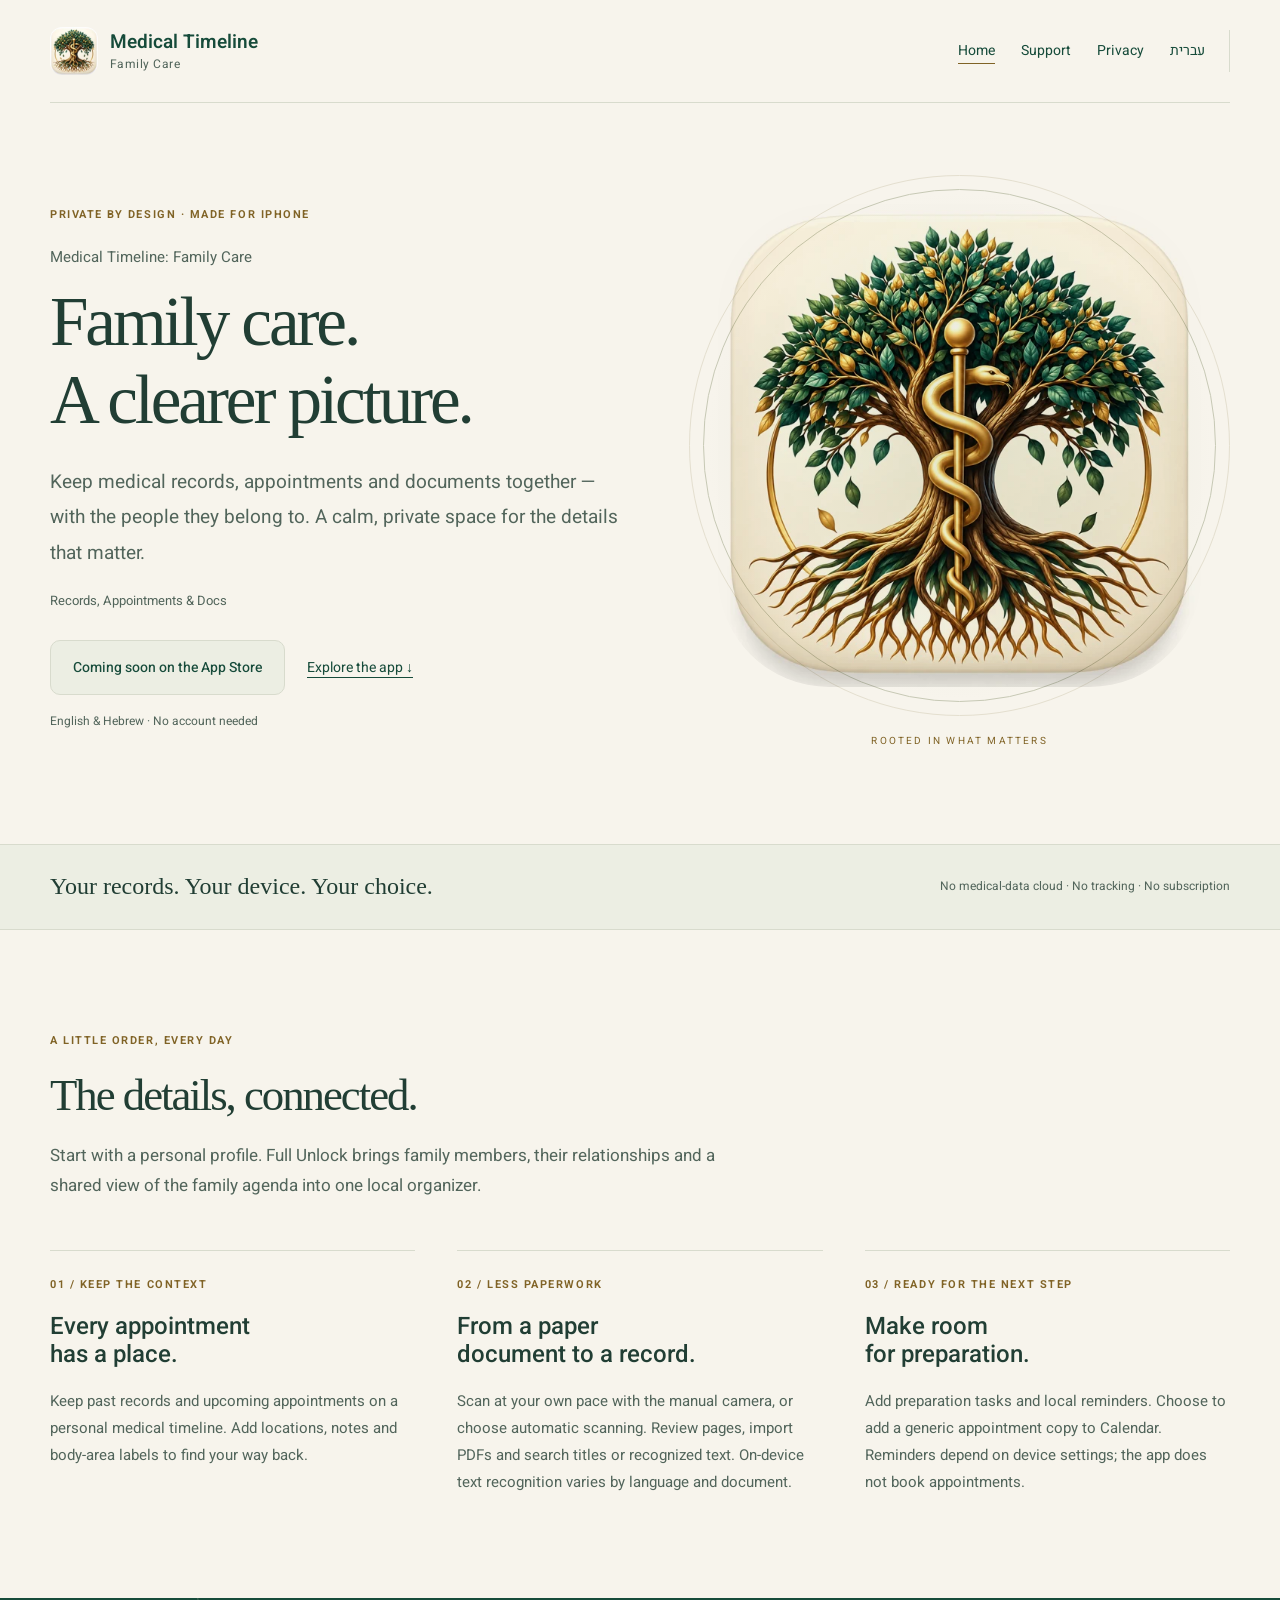
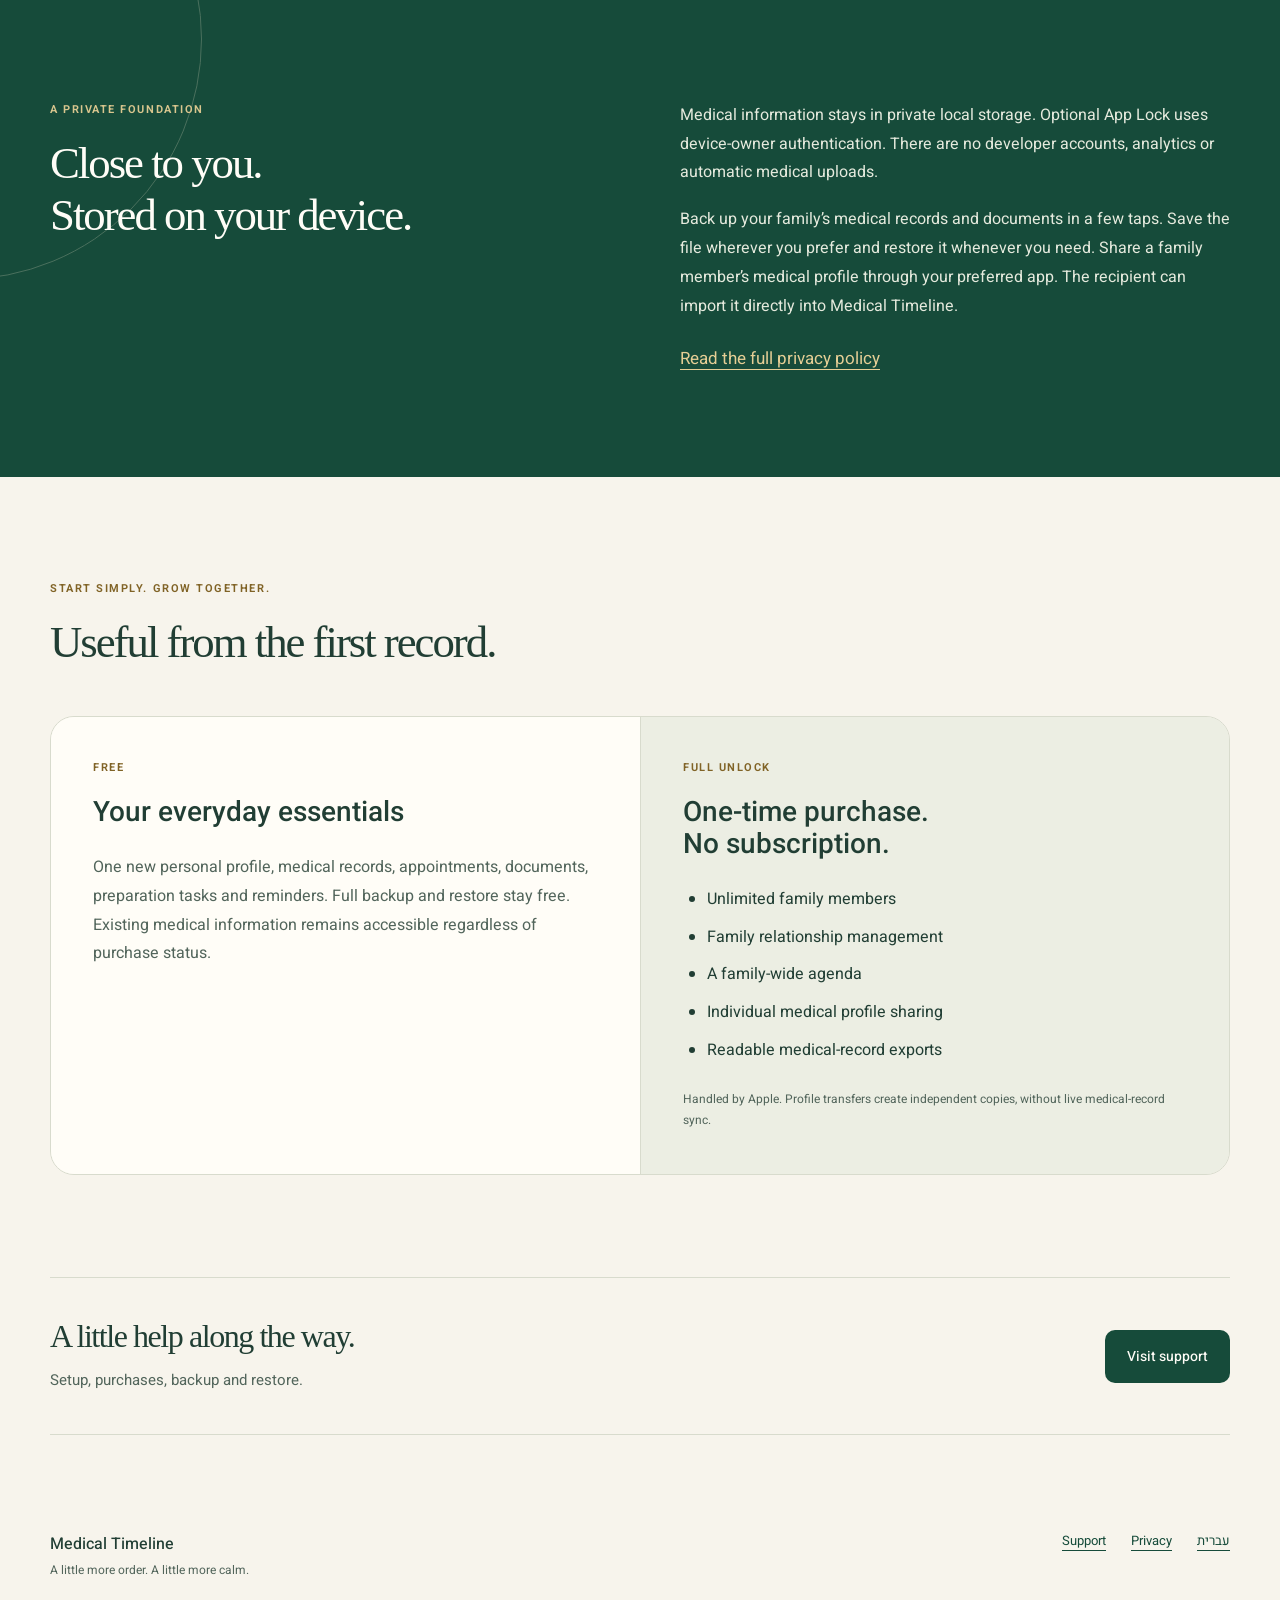
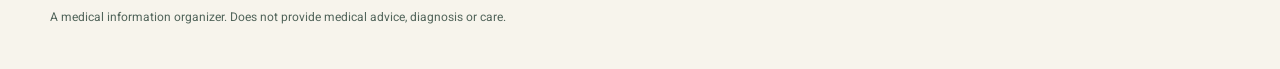
<file: index.html>
<!doctype html>
<html lang="en" dir="ltr">
<head>
<meta charset="utf-8">
<meta name="viewport" content="width=device-width, initial-scale=1">
<title>Medical Timeline: Family Care — Records, Appointments &amp; Docs</title>
<meta name="description" content="A private, local-first iPhone organizer for medical records, appointments and documents. English and Hebrew. Optional one-time Full Unlock.">
<meta name="theme-color" content="#f7f4ec">

<link rel="canonical" href="https://staroldur.github.io/medical-timeline-site/index.html">
<link rel="alternate" hreflang="en" href="https://staroldur.github.io/medical-timeline-site/index.html">
<link rel="alternate" hreflang="he" href="https://staroldur.github.io/medical-timeline-site/he.html">
<link rel="alternate" hreflang="x-default" href="https://staroldur.github.io/medical-timeline-site/index.html">
<link rel="icon" type="image/webp" href="assets/icon.webp">
<link rel="stylesheet" href="styles.css">
</head>
<body>
<a class="skip" href="#main">Skip to content</a>
<header class="wrap site-header"><a class="brand" href="index.html"><img src="assets/icon.webp" width="48" height="48" alt=""><span><bdi dir="ltr">Medical Timeline</bdi><small>Family Care</small></span></a>
<nav aria-label="Main navigation"><a href="index.html" aria-current="page">Home</a><a href="support.html">Support</a><a href="privacy.html">Privacy</a><a class="language" href="he.html" lang="he" dir="rtl">עברית</a>
</nav>
</header>
<main id="main">
<section class="wrap hero" aria-labelledby="hero-title">
<div class="hero-copy">
<p class="eyebrow">PRIVATE BY DESIGN · MADE FOR IPHONE</p>
<p class="product-name">Medical Timeline: Family Care</p>
<h1 id="hero-title">Family care.<br>A clearer picture.</h1>
<p class="intro">Keep medical records, appointments and documents together — with the people they belong to. A calm, private space for the details that matter.</p>
<p class="subtitle">Records, Appointments &amp; Docs</p>
<div class="hero-actions"><span class="coming">Coming soon on the App Store</span><a href="#how">Explore the app <span aria-hidden="true">↓</span></a>
</div>
<p class="fine">English &amp; Hebrew · No account needed</p>
</div>
<figure class="hero-art">
<div class="art-ring"><img src="assets/yggdrasil.webp" width="640" height="640" alt="Approved Yggdrasil Tree of Life app artwork, with evergreen leaves and a golden staff" fetchpriority="high">
</div>
<figcaption>ROOTED IN WHAT MATTERS</figcaption>
</figure>
</section>
 <div class="principles">
<div class="wrap">
<p>Your records. Your device. Your choice.</p><span>No medical-data cloud · No tracking · No subscription</span>
</div>
</div>
 <section class="wrap section" id="how" aria-labelledby="how-title">
<div class="section-head">
<p class="eyebrow">A LITTLE ORDER, EVERY DAY</p>
<h2 id="how-title">The details, connected.</h2>
<p>Start with a personal profile. Full Unlock brings family members, their relationships and a shared view of the family agenda into one local organizer.</p>
</div>
<div class="features">
<article class="feature">
<p class="eyebrow">01 / KEEP THE CONTEXT</p>
<h3>Every appointment has a place.</h3>
<p>Keep past records and upcoming appointments on a personal medical timeline. Add locations, notes and body-area labels to find your way back.</p>
</article>
<article class="feature">
<p class="eyebrow">02 / LESS PAPERWORK</p>
<h3>From a paper document to a record.</h3>
<p>Scan at your own pace with the manual camera, or choose automatic scanning. Review pages, import PDFs and search titles or recognized text. On-device text recognition varies by language and document.</p>
</article>
<article class="feature">
<p class="eyebrow">03 / READY FOR THE NEXT STEP</p>
<h3>Make room for preparation.</h3>
<p>Add preparation tasks and local reminders. Choose to add a generic appointment copy to Calendar. Reminders depend on device settings; the app does not book appointments.</p>
</article>
</div>
</section>
 <section class="privacy-band">
<div class="wrap split">
<div>
<p class="eyebrow">A PRIVATE FOUNDATION</p>
<h2>Close to you.<br>Stored on your device.</h2>
</div>
<div>
<p>Medical information stays in private local storage. Optional App Lock uses device-owner authentication. There are no developer accounts, analytics or automatic medical uploads.</p>
<p>Back up your family’s medical records and documents in a few taps. Save the file wherever you prefer and restore it whenever you need. Share a family member’s medical profile through your preferred app. The recipient can import it directly into Medical Timeline.</p><a href="privacy.html">Read the full privacy policy</a>
</div>
</div>
</section>
 <section class="wrap section" aria-labelledby="purchase-title">
<div class="section-head">
<p class="eyebrow">START SIMPLY. GROW TOGETHER.</p>
<h2 id="purchase-title">Useful from the first record.</h2>
</div>
<div class="purchase-grid">
<article class="free">
<p class="eyebrow">FREE</p>
<h3>Your everyday essentials</h3>
<p>One new personal profile, medical records, appointments, documents, preparation tasks and reminders. Full backup and restore stay free. Existing medical information remains accessible regardless of purchase status.</p>
</article>
<article class="unlock">
<p class="eyebrow">FULL UNLOCK</p>
<h3>One-time purchase.<br>No subscription.</h3>
<ul>
<li>Unlimited family members</li>
<li>Family relationship management</li>
<li>A family-wide agenda</li>
<li>Individual medical profile sharing</li>
<li>Readable medical-record exports</li>
</ul>
<p class="fine">Handled by Apple. Profile transfers create independent copies, without live medical-record sync.</p>
</article>
</div>
</section>
 <section class="wrap help-strip">
<div>
<h2>A little help along the way.</h2>
<p>Setup, purchases, backup and restore.</p>
</div><a class="button" href="support.html">Visit support</a>
</section>
</main>
<footer class="wrap site-footer">
<div><strong><bdi dir="ltr">Medical Timeline</bdi></strong>
<p>A little more order. A little more calm.</p>
</div>
<div><a href="support.html">Support</a><a href="privacy.html">Privacy</a><a href="he.html" lang="he" dir="auto">עברית</a>
</div>
<p class="fine">A medical information organizer. Does not provide medical advice, diagnosis or care.</p>
</footer>
</body></html>
</file>
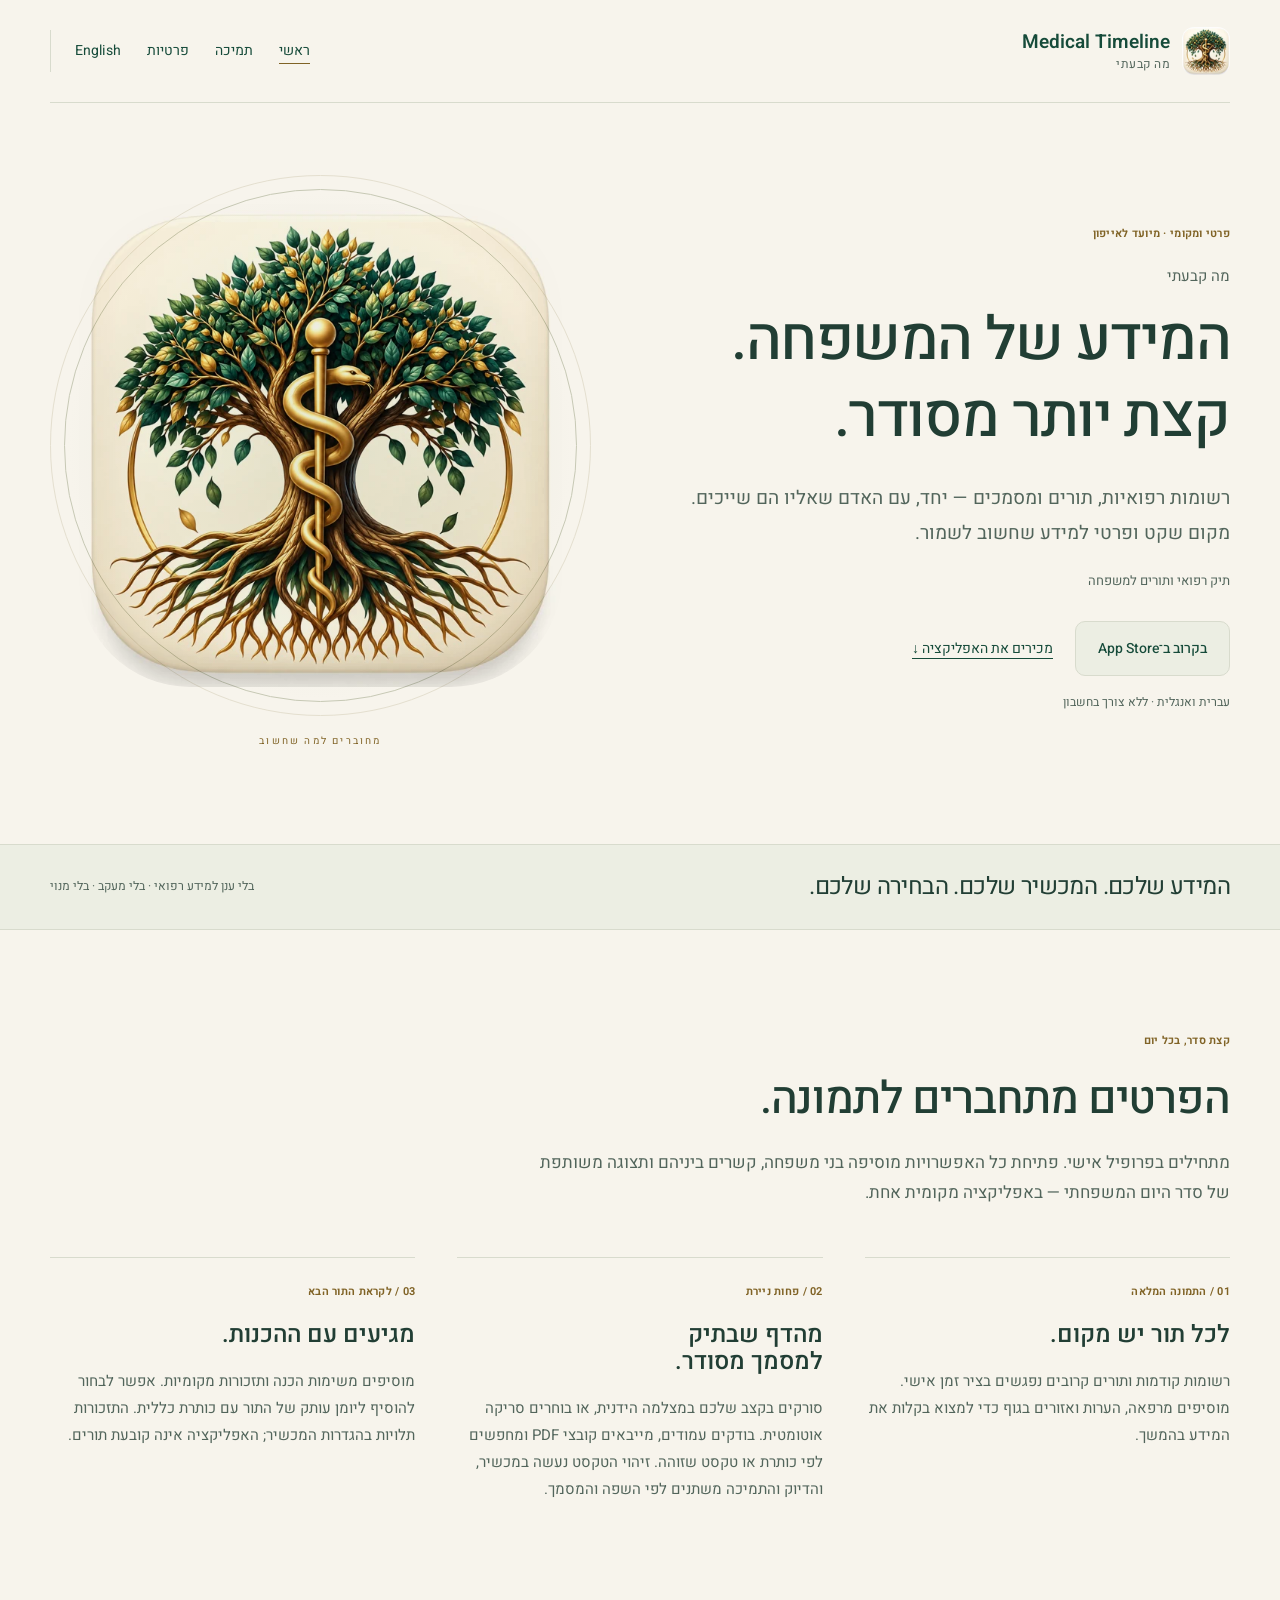
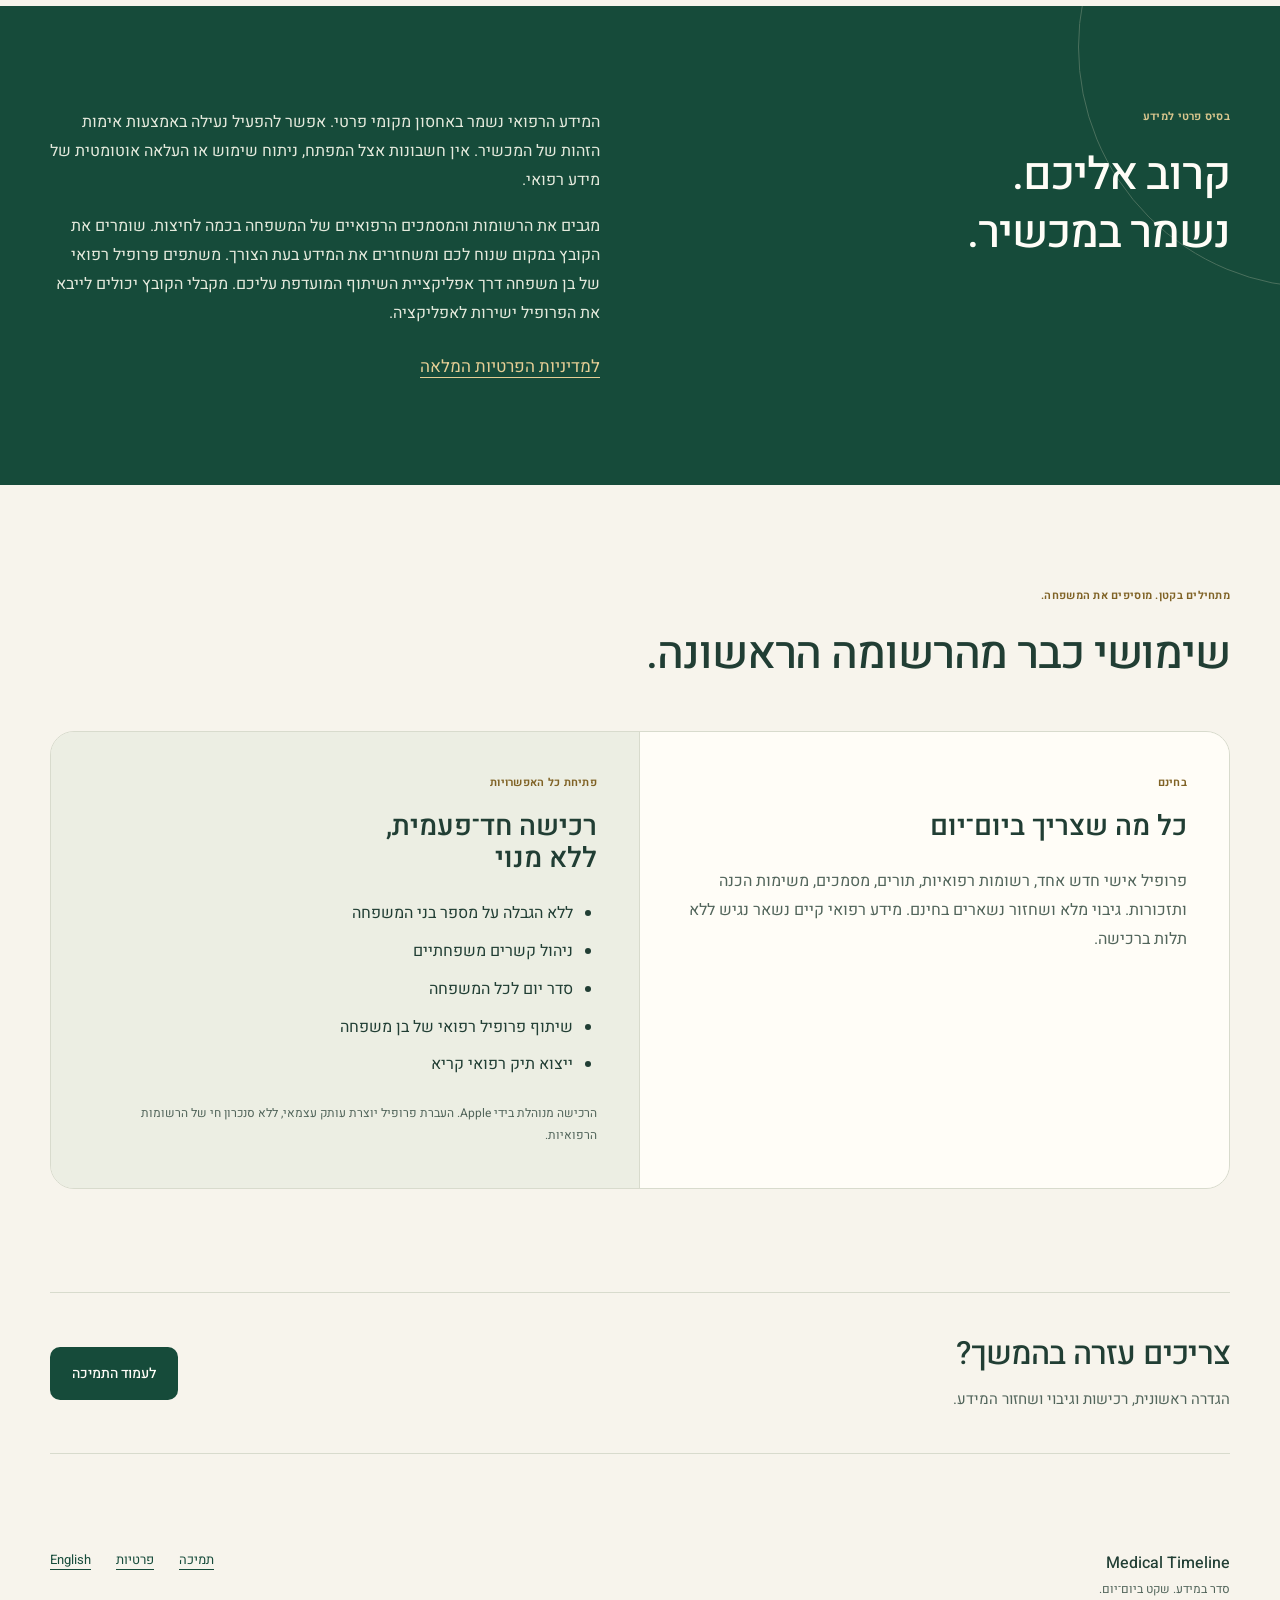
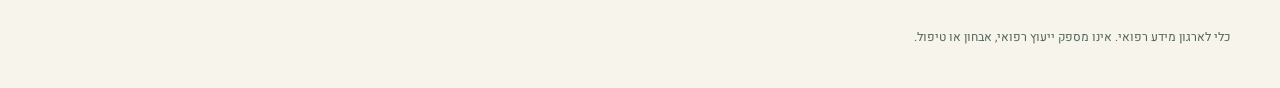
<file: he.html>
<!doctype html>
<html lang="he" dir="rtl">
<head>
<meta charset="utf-8">
<meta name="viewport" content="width=device-width, initial-scale=1">
<title>מה קבעתי — תיק רפואי ותורים למשפחה</title>
<meta name="description" content="אפליקציה לאייפון לארגון רשומות רפואיות, תורים ומסמכים במכשיר. בעברית ובאנגלית, עם אפשרויות משפחתיות ברכישה חד־פעמית.">
<meta name="theme-color" content="#f7f4ec">

<link rel="canonical" href="https://staroldur.github.io/medical-timeline-site/he.html">
<link rel="alternate" hreflang="en" href="https://staroldur.github.io/medical-timeline-site/index.html">
<link rel="alternate" hreflang="he" href="https://staroldur.github.io/medical-timeline-site/he.html">
<link rel="alternate" hreflang="x-default" href="https://staroldur.github.io/medical-timeline-site/index.html">
<link rel="icon" type="image/webp" href="assets/icon.webp">
<link rel="stylesheet" href="styles.css">
</head>
<body>
<a class="skip" href="#main">דילוג לתוכן</a>
<header class="wrap site-header"><a class="brand" href="he.html"><img src="assets/icon.webp" width="48" height="48" alt=""><span><bdi dir="ltr">Medical Timeline</bdi><small>מה קבעתי</small></span></a>
<nav aria-label="ניווט ראשי"><a href="he.html" aria-current="page">ראשי</a><a href="support-he.html">תמיכה</a><a href="privacy-he.html">פרטיות</a><a class="language" href="index.html" lang="en" dir="ltr">English</a>
</nav>
</header>
<main id="main">
<section class="wrap hero" aria-labelledby="hero-title">
<div class="hero-copy">
<p class="eyebrow">פרטי ומקומי · מיועד לאייפון</p>
<p class="product-name">מה קבעתי</p>
<h1 id="hero-title">המידע של המשפחה.<br>קצת יותר מסודר.</h1>
<p class="intro">רשומות רפואיות, תורים ומסמכים — יחד, עם האדם שאליו הם שייכים. מקום שקט ופרטי למידע שחשוב לשמור.</p>
<p class="subtitle">תיק רפואי ותורים למשפחה</p>
<div class="hero-actions"><span class="coming">בקרוב ב־<bdi dir="ltr" lang="en">App Store</bdi></span><a href="#how">מכירים את האפליקציה <span aria-hidden="true">↓</span></a>
</div>
<p class="fine">עברית ואנגלית · ללא צורך בחשבון</p>
</div>
<figure class="hero-art">
<div class="art-ring"><img src="assets/yggdrasil.webp" width="640" height="640" alt="איור עץ החיים המקורי של האפליקציה, עם עלים ירוקים ומטה זהוב" fetchpriority="high">
</div>
<figcaption>מחוברים למה שחשוב</figcaption>
</figure>
</section>
 <div class="principles">
<div class="wrap">
<p>המידע שלכם. המכשיר שלכם. הבחירה שלכם.</p><span>בלי ענן למידע רפואי · בלי מעקב · בלי מנוי</span>
</div>
</div>
 <section class="wrap section" id="how" aria-labelledby="how-title">
<div class="section-head">
<p class="eyebrow">קצת סדר, בכל יום</p>
<h2 id="how-title">הפרטים מתחברים לתמונה.</h2>
<p>מתחילים בפרופיל אישי. פתיחת כל האפשרויות מוסיפה בני משפחה, קשרים ביניהם ותצוגה משותפת של סדר היום המשפחתי — באפליקציה מקומית אחת.</p>
</div>
<div class="features">
<article class="feature">
<p class="eyebrow">01 / התמונה המלאה</p>
<h3>לכל תור יש מקום.</h3>
<p>רשומות קודמות ותורים קרובים נפגשים בציר זמן אישי. מוסיפים מרפאה, הערות ואזורים בגוף כדי למצוא בקלות את המידע בהמשך.</p>
</article>
<article class="feature">
<p class="eyebrow">02 / פחות ניירת</p>
<h3>מהדף שבתיק למסמך מסודר.</h3>
<p>סורקים בקצב שלכם במצלמה הידנית, או בוחרים סריקה אוטומטית. בודקים עמודים, מייבאים קובצי <bdi dir="ltr" lang="en">PDF</bdi> ומחפשים לפי כותרת או טקסט שזוהה. זיהוי הטקסט נעשה במכשיר, והדיוק והתמיכה משתנים לפי השפה והמסמך.</p>
</article>
<article class="feature">
<p class="eyebrow">03 / לקראת התור הבא</p>
<h3>מגיעים עם ההכנות.</h3>
<p>מוסיפים משימות הכנה ותזכורות מקומיות. אפשר לבחור להוסיף ליומן עותק של התור עם כותרת כללית. התזכורות תלויות בהגדרות המכשיר; האפליקציה אינה קובעת תורים.</p>
</article>
</div>
</section>
 <section class="privacy-band">
<div class="wrap split">
<div>
<p class="eyebrow">בסיס פרטי למידע</p>
<h2>קרוב אליכם.<br>נשמר במכשיר.</h2>
</div>
<div>
<p>המידע הרפואי נשמר באחסון מקומי פרטי. אפשר להפעיל נעילה באמצעות אימות הזהות של המכשיר. אין חשבונות אצל המפתח, ניתוח שימוש או העלאה אוטומטית של מידע רפואי.</p>
<p>מגבים את הרשומות והמסמכים הרפואיים של המשפחה בכמה לחיצות. שומרים את הקובץ במקום שנוח לכם ומשחזרים את המידע בעת הצורך. משתפים פרופיל רפואי של בן משפחה דרך אפליקציית השיתוף המועדפת עליכם. מקבלי הקובץ יכולים לייבא את הפרופיל ישירות לאפליקציה.</p><a href="privacy-he.html">למדיניות הפרטיות המלאה</a>
</div>
</div>
</section>
 <section class="wrap section" aria-labelledby="purchase-title">
<div class="section-head">
<p class="eyebrow">מתחילים בקטן. מוסיפים את המשפחה.</p>
<h2 id="purchase-title">שימושי כבר מהרשומה הראשונה.</h2>
</div>
<div class="purchase-grid">
<article class="free">
<p class="eyebrow">בחינם</p>
<h3>כל מה שצריך ביום־יום</h3>
<p>פרופיל אישי חדש אחד, רשומות רפואיות, תורים, מסמכים, משימות הכנה ותזכורות. גיבוי מלא ושחזור נשארים בחינם. מידע רפואי קיים נשאר נגיש ללא תלות ברכישה.</p>
</article>
<article class="unlock">
<p class="eyebrow">פתיחת כל האפשרויות</p>
<h3>רכישה חד־פעמית,<br>ללא מנוי</h3>
<ul>
<li>ללא הגבלה על מספר בני המשפחה</li>
<li>ניהול קשרים משפחתיים</li>
<li>סדר יום לכל המשפחה</li>
<li>שיתוף פרופיל רפואי של בן משפחה</li>
<li>ייצוא תיק רפואי קריא</li>
</ul>
<p class="fine">הרכישה מנוהלת בידי Apple. העברת פרופיל יוצרת עותק עצמאי, ללא סנכרון חי של הרשומות הרפואיות.</p>
</article>
</div>
</section>
 <section class="wrap help-strip">
<div>
<h2>צריכים עזרה בהמשך?</h2>
<p>הגדרה ראשונית, רכישות וגיבוי ושחזור המידע.</p>
</div><a class="button" href="support-he.html">לעמוד התמיכה</a>
</section>
</main>
<footer class="wrap site-footer">
<div><strong><bdi dir="ltr">Medical Timeline</bdi></strong>
<p>סדר במידע. שקט ביום־יום.</p>
</div>
<div><a href="support-he.html">תמיכה</a><a href="privacy-he.html">פרטיות</a><a href="index.html" lang="en" dir="auto">English</a>
</div>
<p class="fine">כלי לארגון מידע רפואי. אינו מספק ייעוץ רפואי, אבחון או טיפול.</p>
</footer>
</body></html>
</file>
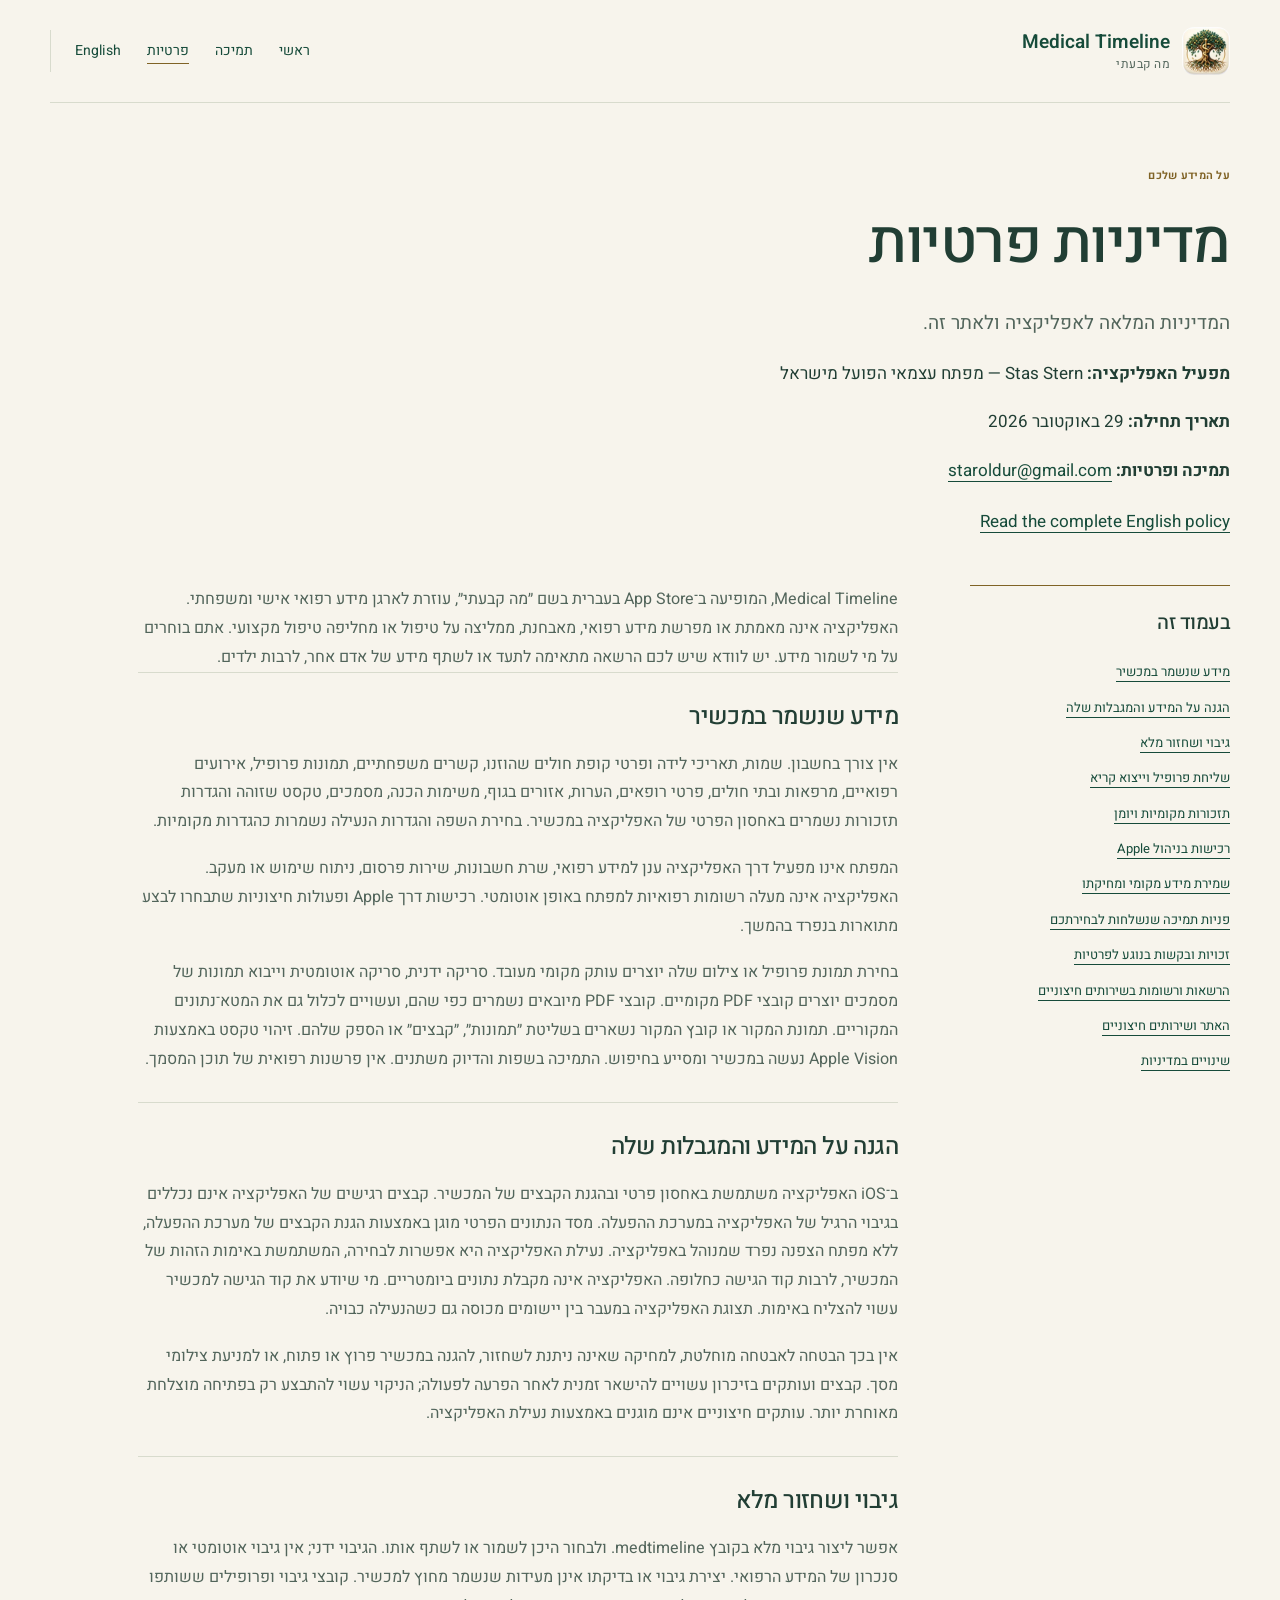
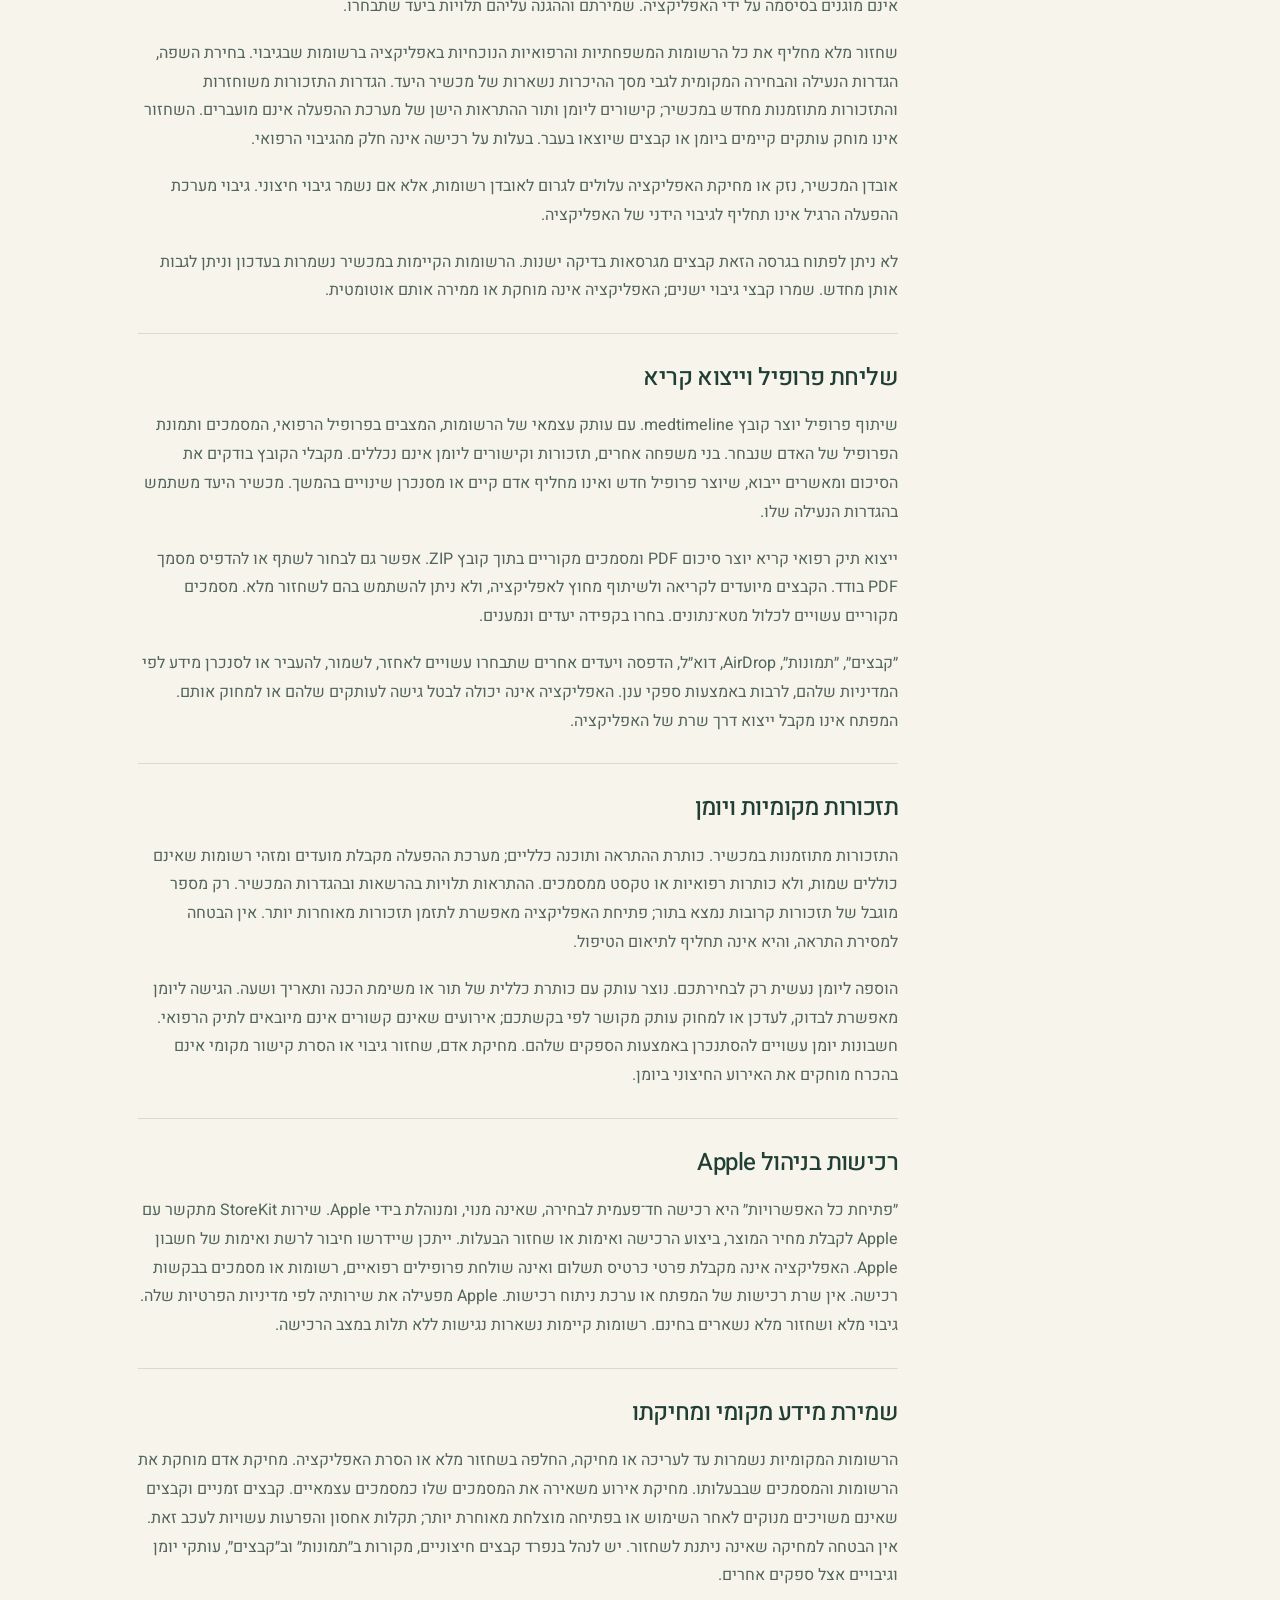
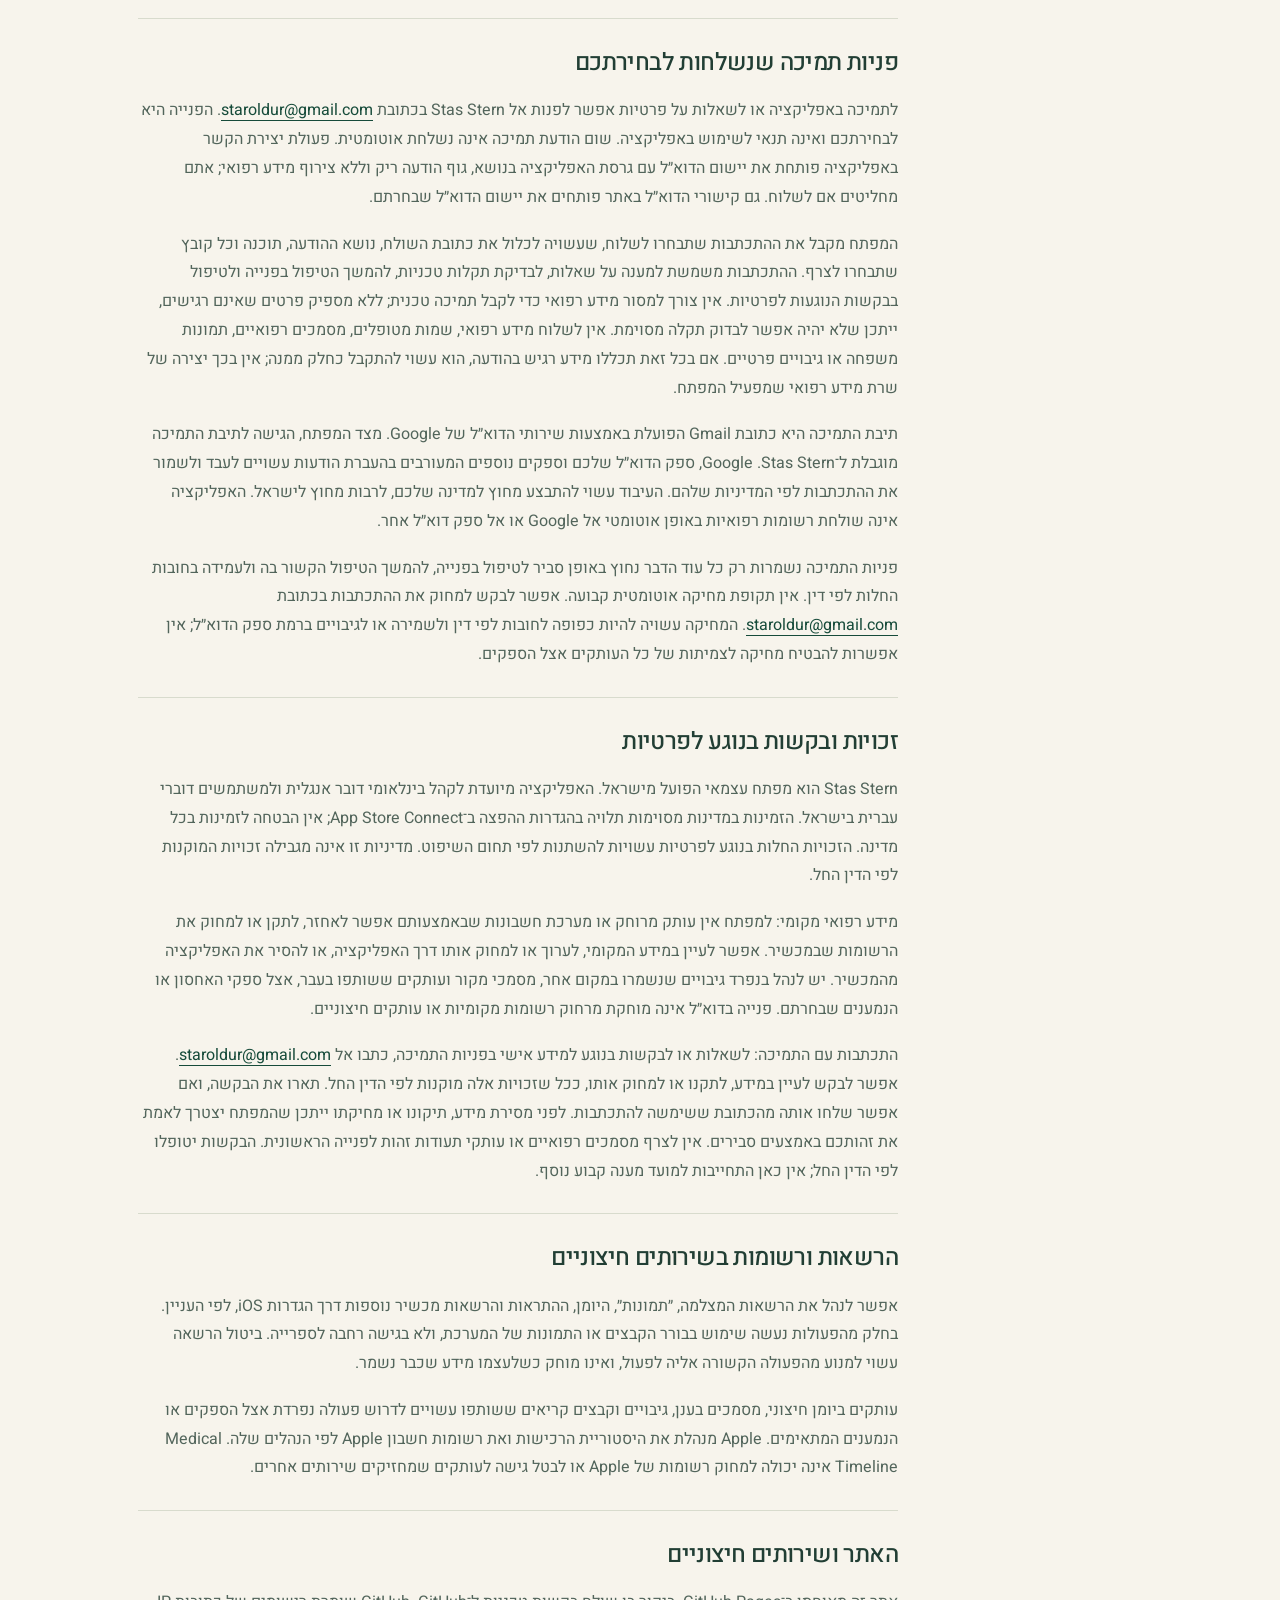
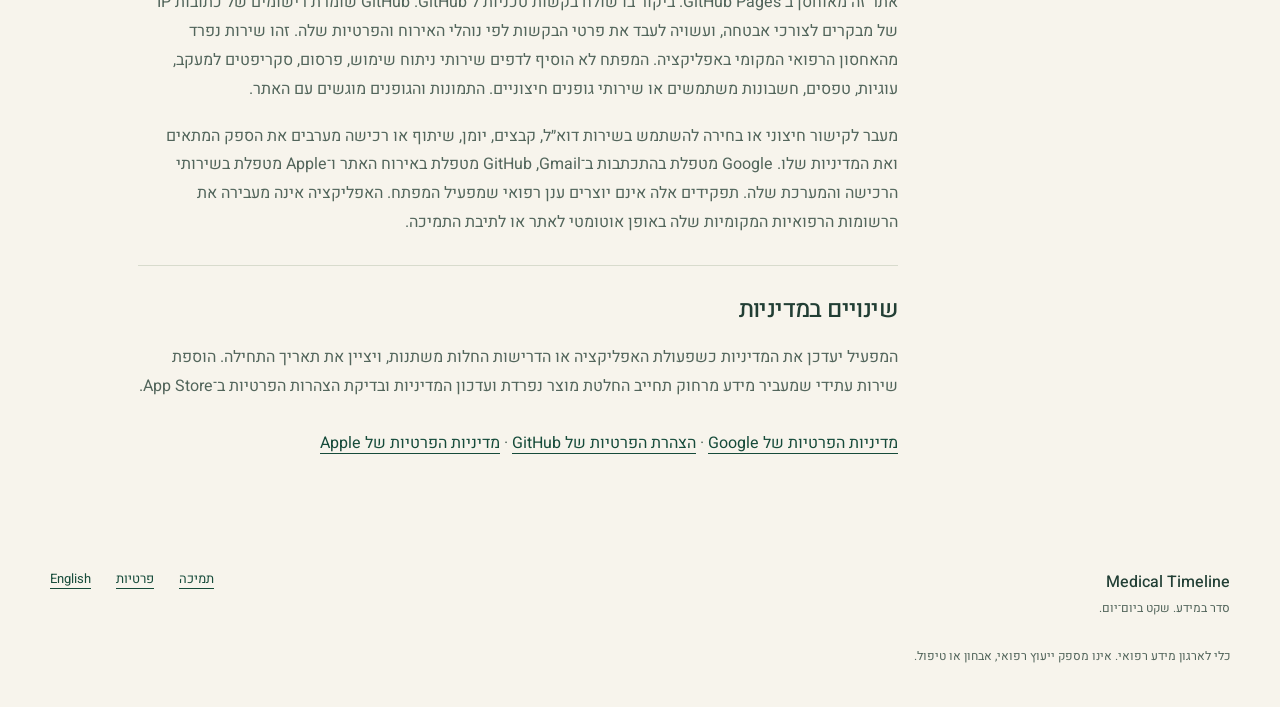
<file: privacy-he.html>
<!doctype html>
<html lang="he" dir="rtl">
<head>
<meta charset="utf-8">
<meta name="viewport" content="width=device-width, initial-scale=1">
<title>מדיניות פרטיות — מה קבעתי</title>
<meta name="description" content="מדיניות הפרטיות של מה קבעתי: מידע מקומי, גיבוי ידני, שיתוף פרופילים, רכישות Apple, פניות תמיכה, זכויות ואירוח האתר.">
<meta name="theme-color" content="#f7f4ec">
<link rel="canonical" href="https://staroldur.github.io/medical-timeline-site/privacy-he.html">
<link rel="alternate" hreflang="en" href="https://staroldur.github.io/medical-timeline-site/privacy.html">
<link rel="alternate" hreflang="he" href="https://staroldur.github.io/medical-timeline-site/privacy-he.html">
<link rel="alternate" hreflang="x-default" href="https://staroldur.github.io/medical-timeline-site/privacy.html">
<link rel="icon" type="image/webp" href="assets/icon.webp">
<link rel="stylesheet" href="styles.css">
</head>
<body>
<a class="skip" href="#main">דילוג לתוכן</a>
<header class="wrap site-header"><a class="brand" href="he.html"><img src="assets/icon.webp" width="48" height="48" alt=""><span><bdi dir="ltr">Medical Timeline</bdi><small>מה קבעתי</small></span></a>
<nav aria-label="ניווט ראשי"><a href="he.html">ראשי</a><a href="support-he.html">תמיכה</a><a href="privacy-he.html" aria-current="page">פרטיות</a><a class="language" href="privacy.html" lang="en" dir="ltr">English</a>
</nav>
</header>
<main id="main">
<section class="wrap page-heading">
<p class="eyebrow">על המידע שלכם</p>
<h1>מדיניות פרטיות</h1>
<p class="intro">המדיניות המלאה לאפליקציה ולאתר זה.</p>
<p class="policy-operator"><strong>מפעיל האפליקציה:</strong> <bdi dir="ltr" lang="en">Stas Stern</bdi> — מפתח עצמאי הפועל מישראל</p>
<p class="policy-date"><strong>תאריך תחילה:</strong> <time datetime="2026-10-29">29 באוקטובר 2026</time></p>
<p class="policy-contact"><strong>תמיכה ופרטיות:</strong> <a href="mailto:staroldur@gmail.com"><bdi dir="ltr">staroldur@gmail.com</bdi></a></p>
<a class="equivalent" href="privacy.html" lang="en" dir="ltr">Read the complete English policy</a>
</section>
<div class="wrap document-layout">
<nav class="policy-nav" aria-label="בעמוד זה">
<h2>בעמוד זה</h2>
<a href="#policy-1">מידע שנשמר במכשיר</a>
<a href="#policy-2">הגנה על המידע והמגבלות שלה</a>
<a href="#policy-3">גיבוי ושחזור מלא</a>
<a href="#policy-4">שליחת פרופיל וייצוא קריא</a>
<a href="#policy-5">תזכורות מקומיות ויומן</a>
<a href="#policy-6">רכישות בניהול <bdi dir="ltr" lang="en">Apple</bdi></a>
<a href="#policy-7">שמירת מידע מקומי ומחיקתו</a>
<a href="#policy-8">פניות תמיכה שנשלחות לבחירתכם</a>
<a href="#policy-9">זכויות ובקשות בנוגע לפרטיות</a>
<a href="#policy-10">הרשאות ורשומות בשירותים חיצוניים</a>
<a href="#policy-11">האתר ושירותים חיצוניים</a>
<a href="#policy-12">שינויים במדיניות</a>
</nav>
<div class="document policy">
<div id="policy-0">
<p><bdi dir="ltr" lang="en">Medical Timeline</bdi>, המופיעה ב־<bdi dir="ltr" lang="en">App Store</bdi> בעברית בשם ״מה קבעתי״, עוזרת לארגן מידע רפואי אישי ומשפחתי. האפליקציה אינה מאמתת או מפרשת מידע רפואי, מאבחנת, ממליצה על טיפול או מחליפה טיפול מקצועי. אתם בוחרים על מי לשמור מידע. יש לוודא שיש לכם הרשאה מתאימה לתעד או לשתף מידע של אדם אחר, לרבות ילדים.</p>
</div>
<section id="policy-1">
<h2>מידע שנשמר במכשיר</h2>
<p>אין צורך בחשבון. שמות, תאריכי לידה ופרטי קופת חולים שהוזנו, קשרים משפחתיים, תמונות פרופיל, אירועים רפואיים, מרפאות ובתי חולים, פרטי רופאים, הערות, אזורים בגוף, משימות הכנה, מסמכים, טקסט שזוהה והגדרות תזכורות נשמרים באחסון הפרטי של האפליקציה במכשיר. בחירת השפה והגדרות הנעילה נשמרות כהגדרות מקומיות.</p>
<p>המפתח אינו מפעיל דרך האפליקציה ענן למידע רפואי, שרת חשבונות, שירות פרסום, ניתוח שימוש או מעקב. האפליקציה אינה מעלה רשומות רפואיות למפתח באופן אוטומטי. רכישות דרך <bdi dir="ltr" lang="en">Apple</bdi> ופעולות חיצוניות שתבחרו לבצע מתוארות בנפרד בהמשך.</p>
<p>בחירת תמונת פרופיל או צילום שלה יוצרים עותק מקומי מעובד. סריקה ידנית, סריקה אוטומטית וייבוא תמונות של מסמכים יוצרים קובצי <bdi dir="ltr" lang="en">PDF</bdi> מקומיים. קובצי <bdi dir="ltr" lang="en">PDF</bdi> מיובאים נשמרים כפי שהם, ועשויים לכלול גם את המטא־נתונים המקוריים. תמונת המקור או קובץ המקור נשארים בשליטת ״תמונות״, ״קבצים״ או הספק שלהם. זיהוי טקסט באמצעות <bdi dir="ltr" lang="en">Apple Vision</bdi> נעשה במכשיר ומסייע בחיפוש. התמיכה בשפות והדיוק משתנים. אין פרשנות רפואית של תוכן המסמך.</p>
</section>
<section id="policy-2">
<h2>הגנה על המידע והמגבלות שלה</h2>
<p>ב־<bdi dir="ltr" lang="en">iOS</bdi> האפליקציה משתמשת באחסון פרטי ובהגנת הקבצים של המכשיר. קבצים רגישים של האפליקציה אינם נכללים בגיבוי הרגיל של האפליקציה במערכת ההפעלה. מסד הנתונים הפרטי מוגן באמצעות הגנת הקבצים של מערכת ההפעלה, ללא מפתח הצפנה נפרד שמנוהל באפליקציה. נעילת האפליקציה היא אפשרות לבחירה, המשתמשת באימות הזהות של המכשיר, לרבות קוד הגישה כחלופה. האפליקציה אינה מקבלת נתונים ביומטריים. מי שיודע את קוד הגישה למכשיר עשוי להצליח באימות. תצוגת האפליקציה במעבר בין יישומים מכוסה גם כשהנעילה כבויה.</p>
<p>אין בכך הבטחה לאבטחה מוחלטת, למחיקה שאינה ניתנת לשחזור, להגנה במכשיר פרוץ או פתוח, או למניעת צילומי מסך. קבצים ועותקים בזיכרון עשויים להישאר זמנית לאחר הפרעה לפעולה; הניקוי עשוי להתבצע רק בפתיחה מוצלחת מאוחרת יותר. עותקים חיצוניים אינם מוגנים באמצעות נעילת האפליקציה.</p>
</section>
<section id="policy-3">
<h2>גיבוי ושחזור מלא</h2>
<p>אפשר ליצור גיבוי מלא בקובץ <bdi dir="ltr" lang="en">.medtimeline</bdi> ולבחור היכן לשמור או לשתף אותו. הגיבוי ידני; אין גיבוי אוטומטי או סנכרון של המידע הרפואי. יצירת גיבוי או בדיקתו אינן מעידות שנשמר מחוץ למכשיר. קובצי גיבוי ופרופילים ששותפו אינם מוגנים בסיסמה על ידי האפליקציה. שמירתם וההגנה עליהם תלויות ביעד שתבחרו.</p>
<p>שחזור מלא מחליף את כל הרשומות המשפחתיות והרפואיות הנוכחיות באפליקציה ברשומות שבגיבוי. בחירת השפה, הגדרות הנעילה והבחירה המקומית לגבי מסך ההיכרות נשארות של מכשיר היעד. הגדרות התזכורות משוחזרות והתזכורות מתוזמנות מחדש במכשיר; קישורים ליומן ותור ההתראות הישן של מערכת ההפעלה אינם מועברים. השחזור אינו מוחק עותקים קיימים ביומן או קבצים שיוצאו בעבר. בעלות על רכישה אינה חלק מהגיבוי הרפואי.</p>
<p>אובדן המכשיר, נזק או מחיקת האפליקציה עלולים לגרום לאובדן רשומות, אלא אם נשמר גיבוי חיצוני. גיבוי מערכת ההפעלה הרגיל אינו תחליף לגיבוי הידני של האפליקציה.</p>
<p>לא ניתן לפתוח בגרסה הזאת קבצים מגרסאות בדיקה ישנות. הרשומות הקיימות במכשיר נשמרות בעדכון וניתן לגבות אותן מחדש. שמרו קבצי גיבוי ישנים; האפליקציה אינה מוחקת או ממירה אותם אוטומטית.</p>
</section>
<section id="policy-4">
<h2>שליחת פרופיל וייצוא קריא</h2>
<p>שיתוף פרופיל יוצר קובץ <bdi dir="ltr" lang="en">.medtimeline</bdi> עם עותק עצמאי של הרשומות, המצבים בפרופיל הרפואי, המסמכים ותמונת הפרופיל של האדם שנבחר. בני משפחה אחרים, תזכורות וקישורים ליומן אינם נכללים. מקבלי הקובץ בודקים את הסיכום ומאשרים ייבוא, שיוצר פרופיל חדש ואינו מחליף אדם קיים או מסנכרן שינויים בהמשך. מכשיר היעד משתמש בהגדרות הנעילה שלו.</p>
<p>ייצוא תיק רפואי קריא יוצר סיכום <bdi dir="ltr" lang="en">PDF</bdi> ומסמכים מקוריים בתוך קובץ <bdi dir="ltr" lang="en">ZIP</bdi>. אפשר גם לבחור לשתף או להדפיס מסמך <bdi dir="ltr" lang="en">PDF</bdi> בודד. הקבצים מיועדים לקריאה ולשיתוף מחוץ לאפליקציה, ולא ניתן להשתמש בהם לשחזור מלא. מסמכים מקוריים עשויים לכלול מטא־נתונים. בחרו בקפידה יעדים ונמענים.</p>
<p>״קבצים״, ״תמונות״, <bdi dir="ltr" lang="en">AirDrop</bdi>, דוא״ל, הדפסה ויעדים אחרים שתבחרו עשויים לאחזר, לשמור, להעביר או לסנכרן מידע לפי המדיניות שלהם, לרבות באמצעות ספקי ענן. האפליקציה אינה יכולה לבטל גישה לעותקים שלהם או למחוק אותם. המפתח אינו מקבל ייצוא דרך שרת של האפליקציה.</p>
</section>
<section id="policy-5">
<h2>תזכורות מקומיות ויומן</h2>
<p>התזכורות מתוזמנות במכשיר. כותרת ההתראה ותוכנה כלליים; מערכת ההפעלה מקבלת מועדים ומזהי רשומות שאינם כוללים שמות, ולא כותרות רפואיות או טקסט ממסמכים. ההתראות תלויות בהרשאות ובהגדרות המכשיר. רק מספר מוגבל של תזכורות קרובות נמצא בתור; פתיחת האפליקציה מאפשרת לתזמן תזכורות מאוחרות יותר. אין הבטחה למסירת התראה, והיא אינה תחליף לתיאום הטיפול.</p>
<p>הוספה ליומן נעשית רק לבחירתכם. נוצר עותק עם כותרת כללית של תור או משימת הכנה ותאריך ושעה. הגישה ליומן מאפשרת לבדוק, לעדכן או למחוק עותק מקושר לפי בקשתכם; אירועים שאינם קשורים אינם מיובאים לתיק הרפואי. חשבונות יומן עשויים להסתנכרן באמצעות הספקים שלהם. מחיקת אדם, שחזור גיבוי או הסרת קישור מקומי אינם בהכרח מוחקים את האירוע החיצוני ביומן.</p>
</section>
<section id="policy-6">
<h2>רכישות בניהול <bdi dir="ltr" lang="en">Apple</bdi></h2>
<p>״פתיחת כל האפשרויות״ היא רכישה חד־פעמית לבחירה, שאינה מנוי, ומנוהלת בידי <bdi dir="ltr" lang="en">Apple</bdi>. שירות <bdi dir="ltr" lang="en">StoreKit</bdi> מתקשר עם <bdi dir="ltr" lang="en">Apple</bdi> לקבלת מחיר המוצר, ביצוע הרכישה ואימות או שחזור הבעלות. ייתכן שיידרשו חיבור לרשת ואימות של חשבון <bdi dir="ltr" lang="en">Apple</bdi>. האפליקציה אינה מקבלת פרטי כרטיס תשלום ואינה שולחת פרופילים רפואיים, רשומות או מסמכים בבקשות רכישה. אין שרת רכישות של המפתח או ערכת ניתוח רכישות. <bdi dir="ltr" lang="en">Apple</bdi> מפעילה את שירותיה לפי מדיניות הפרטיות שלה. גיבוי מלא ושחזור מלא נשארים בחינם. רשומות קיימות נשארות נגישות ללא תלות במצב הרכישה.</p>
</section>
<section id="policy-7">
<h2>שמירת מידע מקומי ומחיקתו</h2>
<p>הרשומות המקומיות נשמרות עד לעריכה או מחיקה, החלפה בשחזור מלא או הסרת האפליקציה. מחיקת אדם מוחקת את הרשומות והמסמכים שבבעלותו. מחיקת אירוע משאירה את המסמכים שלו כמסמכים עצמאיים. קבצים זמניים וקבצים שאינם משויכים מנוקים לאחר השימוש או בפתיחה מוצלחת מאוחרת יותר; תקלות אחסון והפרעות עשויות לעכב זאת. אין הבטחה למחיקה שאינה ניתנת לשחזור. יש לנהל בנפרד קבצים חיצוניים, מקורות ב״תמונות״ וב״קבצים״, עותקי יומן וגיבויים אצל ספקים אחרים.</p>
</section>
<section id="policy-8">
<h2>פניות תמיכה שנשלחות לבחירתכם</h2>
<p>לתמיכה באפליקציה או לשאלות על פרטיות אפשר לפנות אל <bdi dir="ltr" lang="en">Stas Stern</bdi> בכתובת <a href="mailto:staroldur@gmail.com"><bdi dir="ltr" lang="en">staroldur@gmail.com</bdi></a>. הפנייה היא לבחירתכם ואינה תנאי לשימוש באפליקציה. שום הודעת תמיכה אינה נשלחת אוטומטית. פעולת יצירת הקשר באפליקציה פותחת את יישום הדוא״ל עם גרסת האפליקציה בנושא, גוף הודעה ריק וללא צירוף מידע רפואי; אתם מחליטים אם לשלוח. גם קישורי הדוא״ל באתר פותחים את יישום הדוא״ל שבחרתם.</p>
<p>המפתח מקבל את ההתכתבות שתבחרו לשלוח, שעשויה לכלול את כתובת השולח, נושא ההודעה, תוכנה וכל קובץ שתבחרו לצרף. ההתכתבות משמשת למענה על שאלות, לבדיקת תקלות טכניות, להמשך הטיפול בפנייה ולטיפול בבקשות הנוגעות לפרטיות. אין צורך למסור מידע רפואי כדי לקבל תמיכה טכנית; ללא מספיק פרטים שאינם רגישים, ייתכן שלא יהיה אפשר לבדוק תקלה מסוימת. אין לשלוח מידע רפואי, שמות מטופלים, מסמכים רפואיים, תמונות משפחה או גיבויים פרטיים. אם בכל זאת תכללו מידע רגיש בהודעה, הוא עשוי להתקבל כחלק ממנה; אין בכך יצירה של שרת מידע רפואי שמפעיל המפתח.</p>
<p>תיבת התמיכה היא כתובת <bdi dir="ltr" lang="en">Gmail</bdi> הפועלת באמצעות שירותי הדוא״ל של <bdi dir="ltr" lang="en">Google</bdi>. מצד המפתח, הגישה לתיבת התמיכה מוגבלת ל־<bdi dir="ltr" lang="en">Stas Stern</bdi>. <bdi dir="ltr" lang="en">Google</bdi>, ספק הדוא״ל שלכם וספקים נוספים המעורבים בהעברת הודעות עשויים לעבד ולשמור את ההתכתבות לפי המדיניות שלהם. העיבוד עשוי להתבצע מחוץ למדינה שלכם, לרבות מחוץ לישראל. האפליקציה אינה שולחת רשומות רפואיות באופן אוטומטי אל <bdi dir="ltr" lang="en">Google</bdi> או אל ספק דוא״ל אחר.</p>
<p>פניות התמיכה נשמרות רק כל עוד הדבר נחוץ באופן סביר לטיפול בפנייה, להמשך הטיפול הקשור בה ולעמידה בחובות החלות לפי דין. אין תקופת מחיקה אוטומטית קבועה. אפשר לבקש למחוק את ההתכתבות בכתובת <a href="mailto:staroldur@gmail.com"><bdi dir="ltr" lang="en">staroldur@gmail.com</bdi></a>. המחיקה עשויה להיות כפופה לחובות לפי דין ולשמירה או לגיבויים ברמת ספק הדוא״ל; אין אפשרות להבטיח מחיקה לצמיתות של כל העותקים אצל הספקים.</p>
</section>
<section id="policy-9">
<h2>זכויות ובקשות בנוגע לפרטיות</h2>
<p><bdi dir="ltr" lang="en">Stas Stern</bdi> הוא מפתח עצמאי הפועל מישראל. האפליקציה מיועדת לקהל בינלאומי דובר אנגלית ולמשתמשים דוברי עברית בישראל. הזמינות במדינות מסוימות תלויה בהגדרות ההפצה ב־<bdi dir="ltr" lang="en">App Store Connect</bdi>; אין הבטחה לזמינות בכל מדינה. הזכויות החלות בנוגע לפרטיות עשויות להשתנות לפי תחום השיפוט. מדיניות זו אינה מגבילה זכויות המוקנות לפי הדין החל.</p>
<p>מידע רפואי מקומי: למפתח אין עותק מרוחק או מערכת חשבונות שבאמצעותם אפשר לאחזר, לתקן או למחוק את הרשומות שבמכשיר. אפשר לעיין במידע המקומי, לערוך או למחוק אותו דרך האפליקציה, או להסיר את האפליקציה מהמכשיר. יש לנהל בנפרד גיבויים שנשמרו במקום אחר, מסמכי מקור ועותקים ששותפו בעבר, אצל ספקי האחסון או הנמענים שבחרתם. פנייה בדוא״ל אינה מוחקת מרחוק רשומות מקומיות או עותקים חיצוניים.</p>
<p>התכתבות עם התמיכה: לשאלות או לבקשות בנוגע למידע אישי בפניות התמיכה, כתבו אל <a href="mailto:staroldur@gmail.com"><bdi dir="ltr" lang="en">staroldur@gmail.com</bdi></a>. אפשר לבקש לעיין במידע, לתקנו או למחוק אותו, ככל שזכויות אלה מוקנות לפי הדין החל. תארו את הבקשה, ואם אפשר שלחו אותה מהכתובת ששימשה להתכתבות. לפני מסירת מידע, תיקונו או מחיקתו ייתכן שהמפתח יצטרך לאמת את זהותכם באמצעים סבירים. אין לצרף מסמכים רפואיים או עותקי תעודות זהות לפנייה הראשונית. הבקשות יטופלו לפי הדין החל; אין כאן התחייבות למועד מענה קבוע נוסף.</p>
</section>
<section id="policy-10">
<h2>הרשאות ורשומות בשירותים חיצוניים</h2>
<p>אפשר לנהל את הרשאות המצלמה, ״תמונות״, היומן, ההתראות והרשאות מכשיר נוספות דרך הגדרות <bdi dir="ltr" lang="en">iOS</bdi>, לפי העניין. בחלק מהפעולות נעשה שימוש בבורר הקבצים או התמונות של המערכת, ולא בגישה רחבה לספרייה. ביטול הרשאה עשוי למנוע מהפעולה הקשורה אליה לפעול, ואינו מוחק כשלעצמו מידע שכבר נשמר.</p>
<p>עותקים ביומן חיצוני, מסמכים בענן, גיבויים וקבצים קריאים ששותפו עשויים לדרוש פעולה נפרדת אצל הספקים או הנמענים המתאימים. <bdi dir="ltr" lang="en">Apple</bdi> מנהלת את היסטוריית הרכישות ואת רשומות חשבון <bdi dir="ltr" lang="en">Apple</bdi> לפי הנהלים שלה. <bdi dir="ltr" lang="en">Medical Timeline</bdi> אינה יכולה למחוק רשומות של <bdi dir="ltr" lang="en">Apple</bdi> או לבטל גישה לעותקים שמחזיקים שירותים אחרים.</p>
</section>
<section id="policy-11">
<h2>האתר ושירותים חיצוניים</h2>
<p>אתר זה מאוחסן ב־<bdi dir="ltr" lang="en">GitHub Pages</bdi>. ביקור בו שולח בקשות טכניות ל־<bdi dir="ltr" lang="en">GitHub</bdi>. <bdi dir="ltr" lang="en">GitHub</bdi> שומרת רישומים של כתובות <bdi dir="ltr" lang="en">IP</bdi> של מבקרים לצורכי אבטחה, ועשויה לעבד את פרטי הבקשות לפי נוהלי האירוח והפרטיות שלה. זהו שירות נפרד מהאחסון הרפואי המקומי באפליקציה. המפתח לא הוסיף לדפים שירותי ניתוח שימוש, פרסום, סקריפטים למעקב, עוגיות, טפסים, חשבונות משתמשים או שירותי גופנים חיצוניים. התמונות והגופנים מוגשים עם האתר.</p>
<p>מעבר לקישור חיצוני או בחירה להשתמש בשירות דוא״ל, קבצים, יומן, שיתוף או רכישה מערבים את הספק המתאים ואת המדיניות שלו. <bdi dir="ltr" lang="en">Google</bdi> מטפלת בהתכתבות ב־<bdi dir="ltr" lang="en">Gmail</bdi>, <bdi dir="ltr" lang="en">GitHub</bdi> מטפלת באירוח האתר ו־<bdi dir="ltr" lang="en">Apple</bdi> מטפלת בשירותי הרכישה והמערכת שלה. תפקידים אלה אינם יוצרים ענן רפואי שמפעיל המפתח. האפליקציה אינה מעבירה את הרשומות הרפואיות המקומיות שלה באופן אוטומטי לאתר או לתיבת התמיכה.</p>
</section>
<section id="policy-12">
<h2>שינויים במדיניות</h2>
<p>המפעיל יעדכן את המדיניות כשפעולת האפליקציה או הדרישות החלות משתנות, ויציין את תאריך התחילה. הוספת שירות עתידי שמעביר מידע מרחוק תחייב החלטת מוצר נפרדת ועדכון המדיניות ובדיקת הצהרות הפרטיות ב־<bdi dir="ltr" lang="en">App Store</bdi>.</p>
</section>
<p class="provider-links"><a href="https://policies.google.com/privacy">מדיניות הפרטיות של <bdi dir="ltr" lang="en">Google</bdi></a> · <a href="https://docs.github.com/en/site-policy/privacy-policies/github-general-privacy-statement">הצהרת הפרטיות של <bdi dir="ltr" lang="en">GitHub</bdi></a> · <a href="https://www.apple.com/legal/privacy/">מדיניות הפרטיות של <bdi dir="ltr" lang="en">Apple</bdi></a></p>
</div>
</div>
</main>
<footer class="wrap site-footer">
<div><strong><bdi dir="ltr">Medical Timeline</bdi></strong>
<p>סדר במידע. שקט ביום־יום.</p>
</div>
<div><a href="support-he.html">תמיכה</a><a href="privacy-he.html">פרטיות</a><a href="privacy.html" lang="en" dir="auto">English</a>
</div>
<p class="fine">כלי לארגון מידע רפואי. אינו מספק ייעוץ רפואי, אבחון או טיפול.</p>
</footer>
</body></html>
</file>
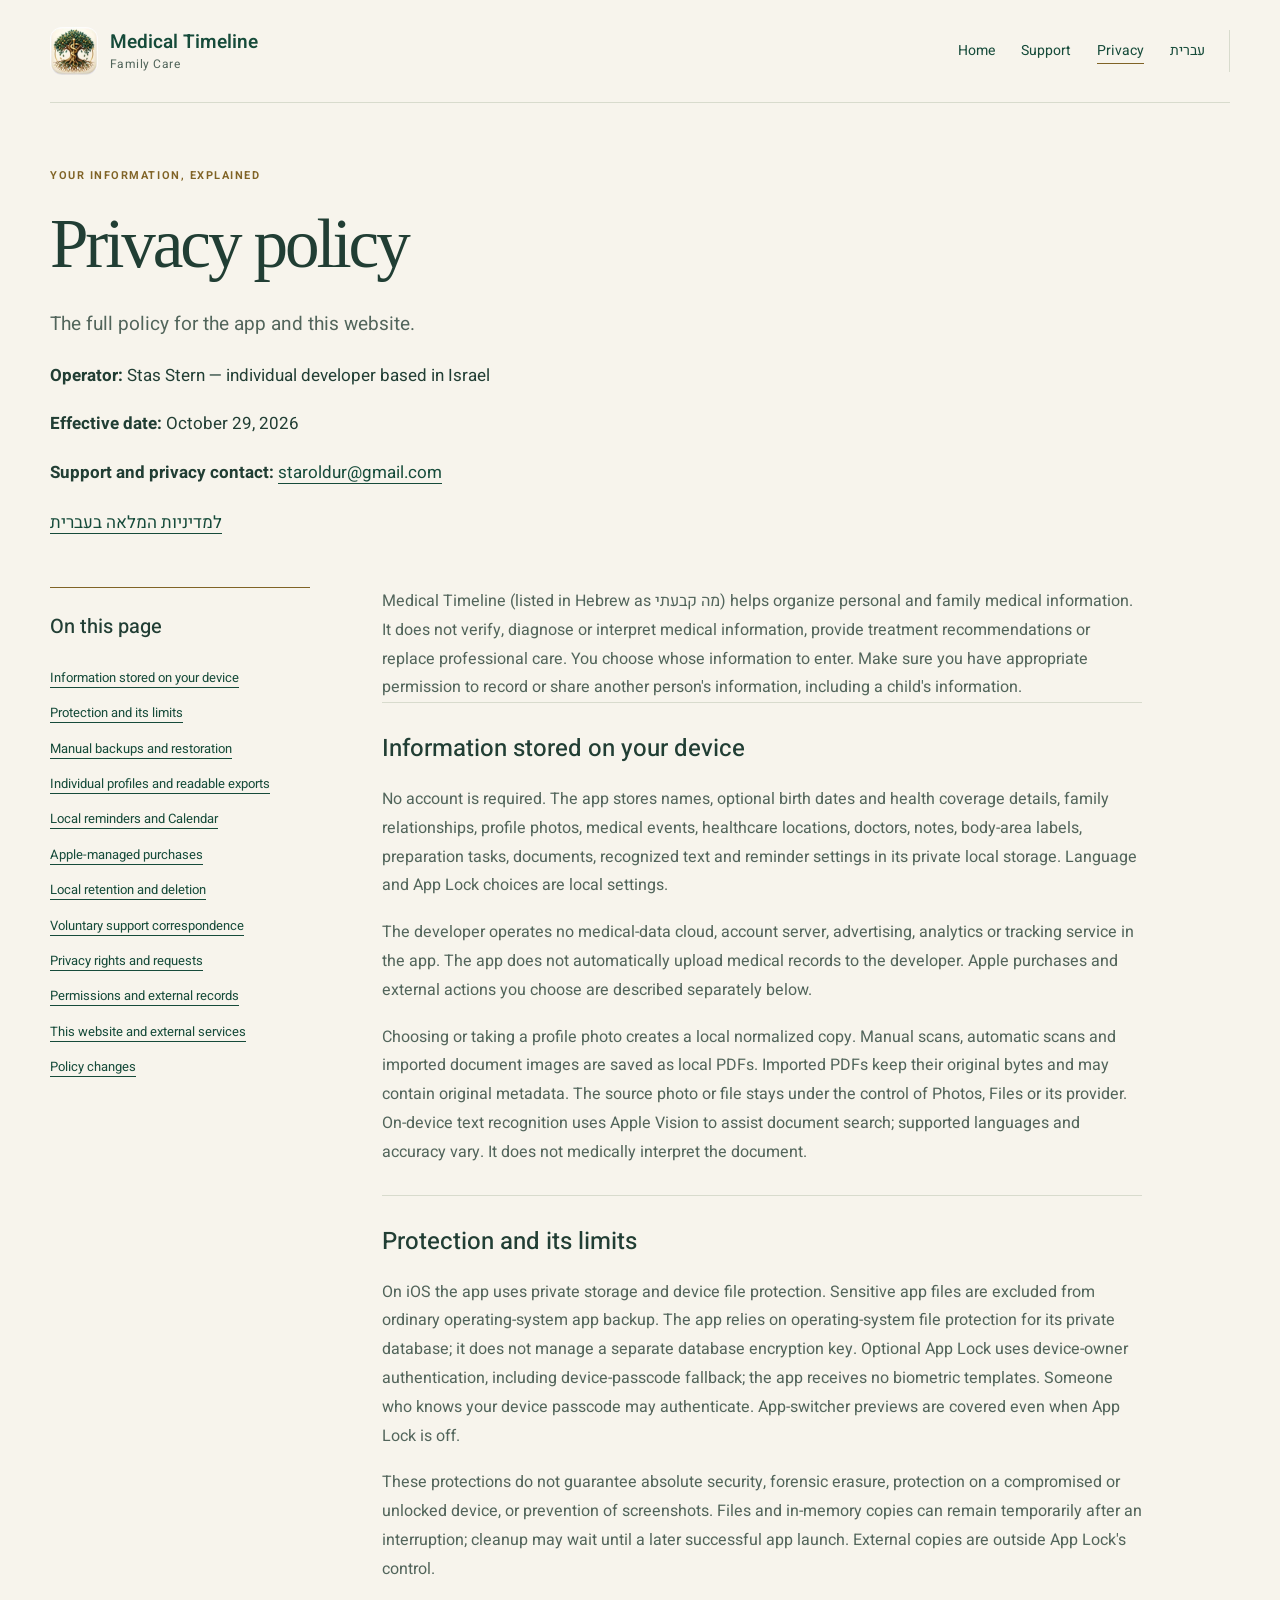
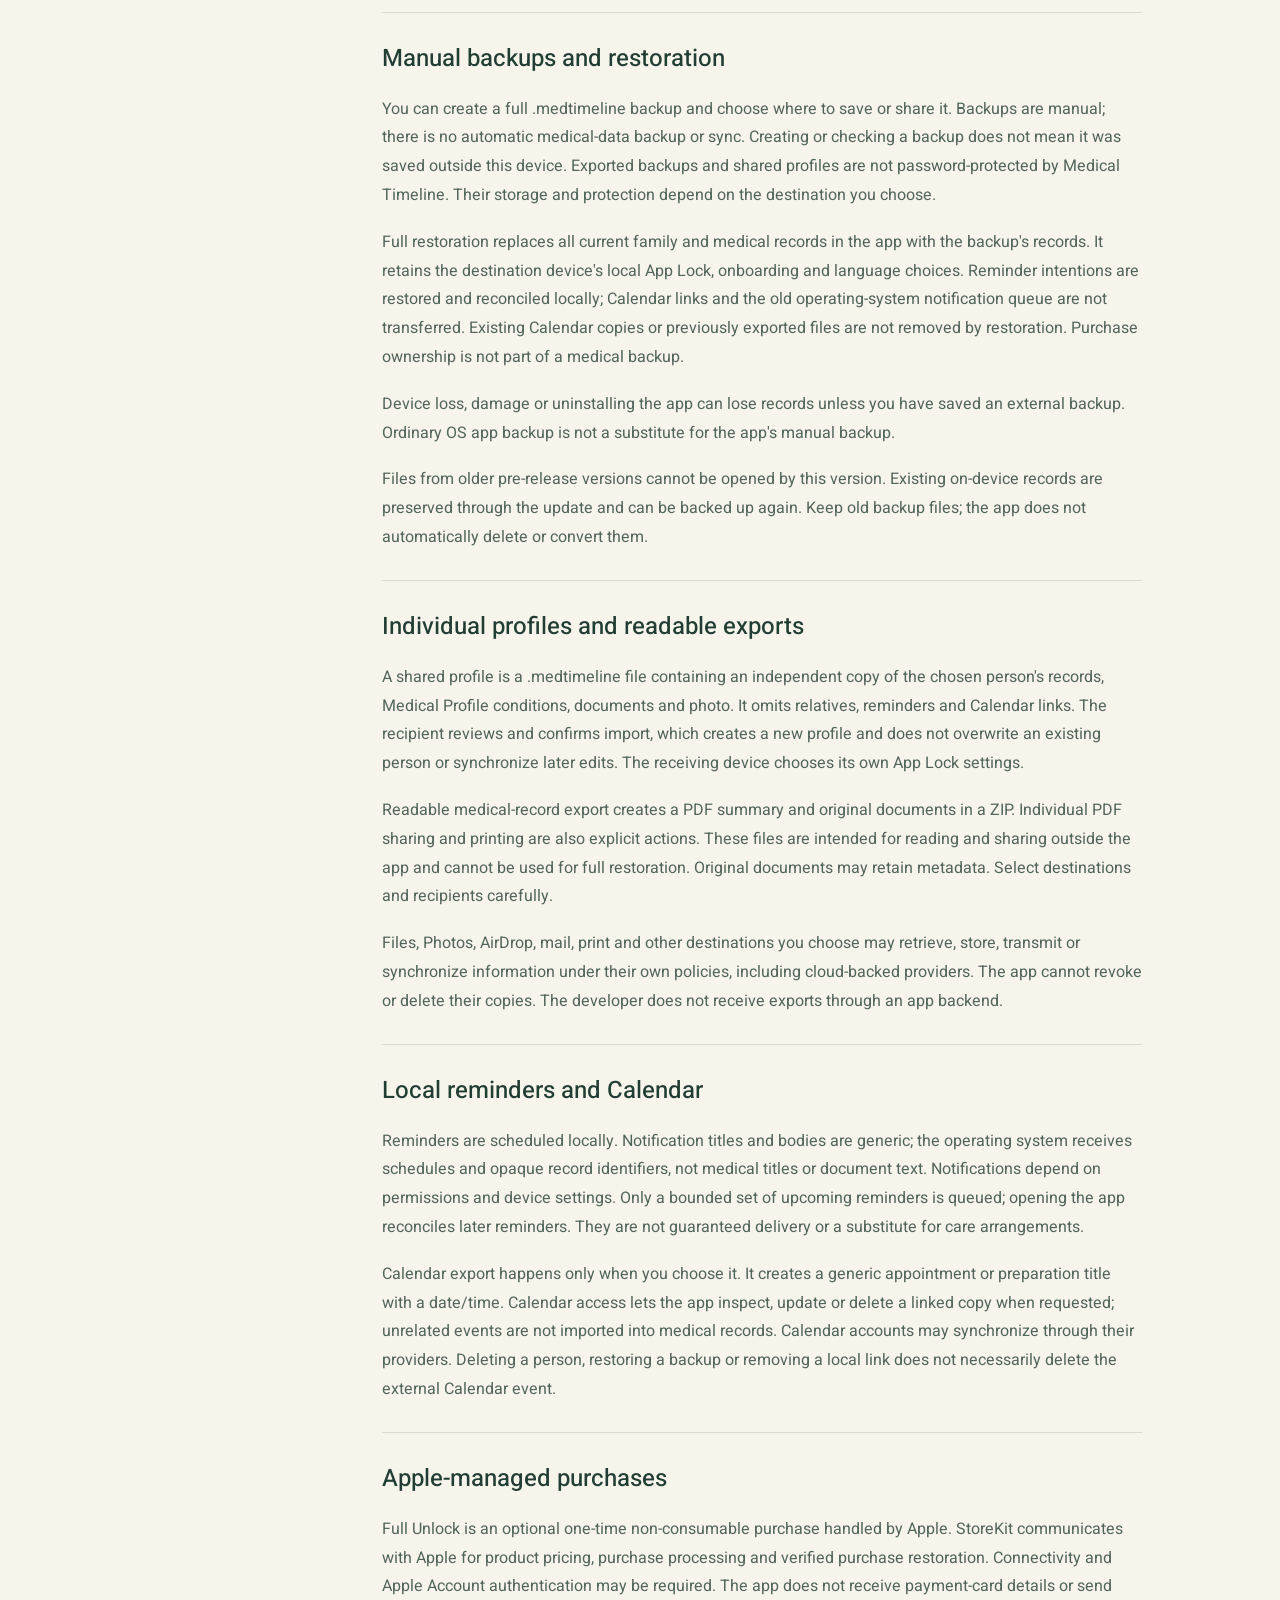
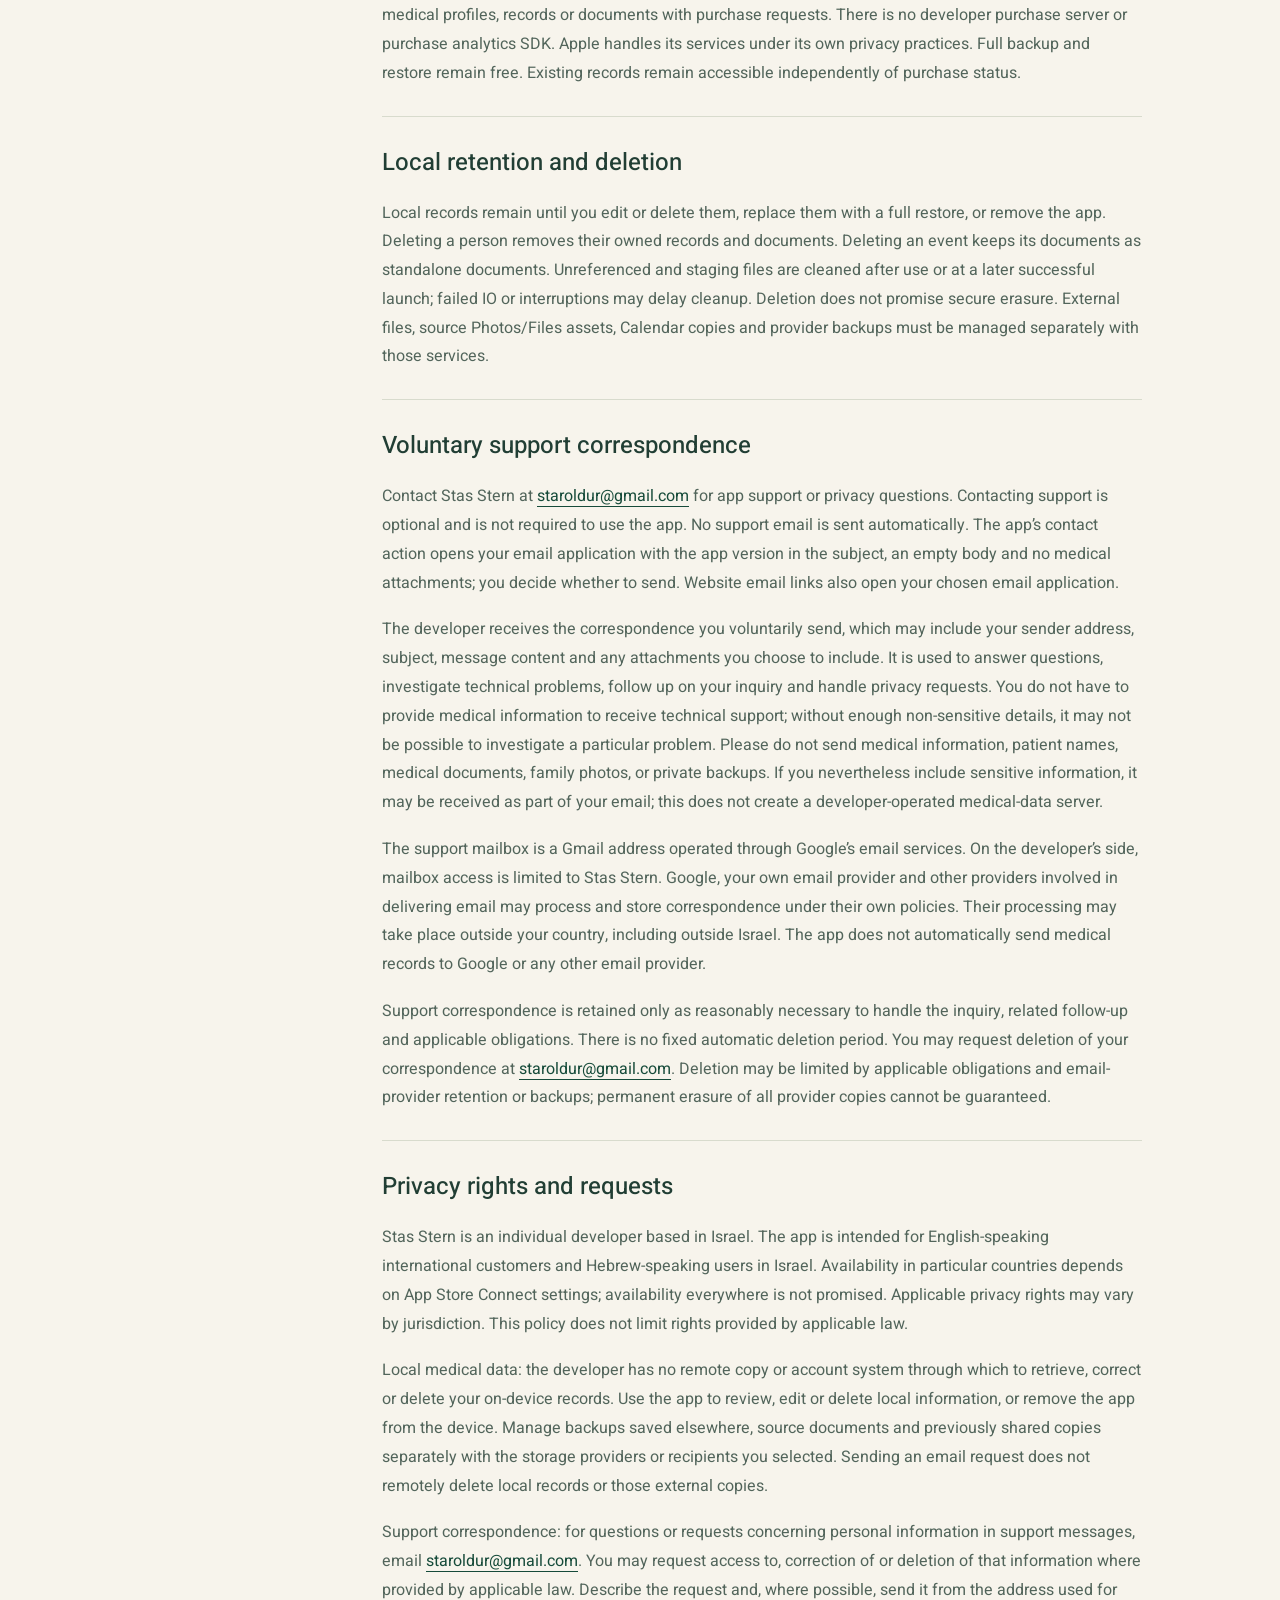
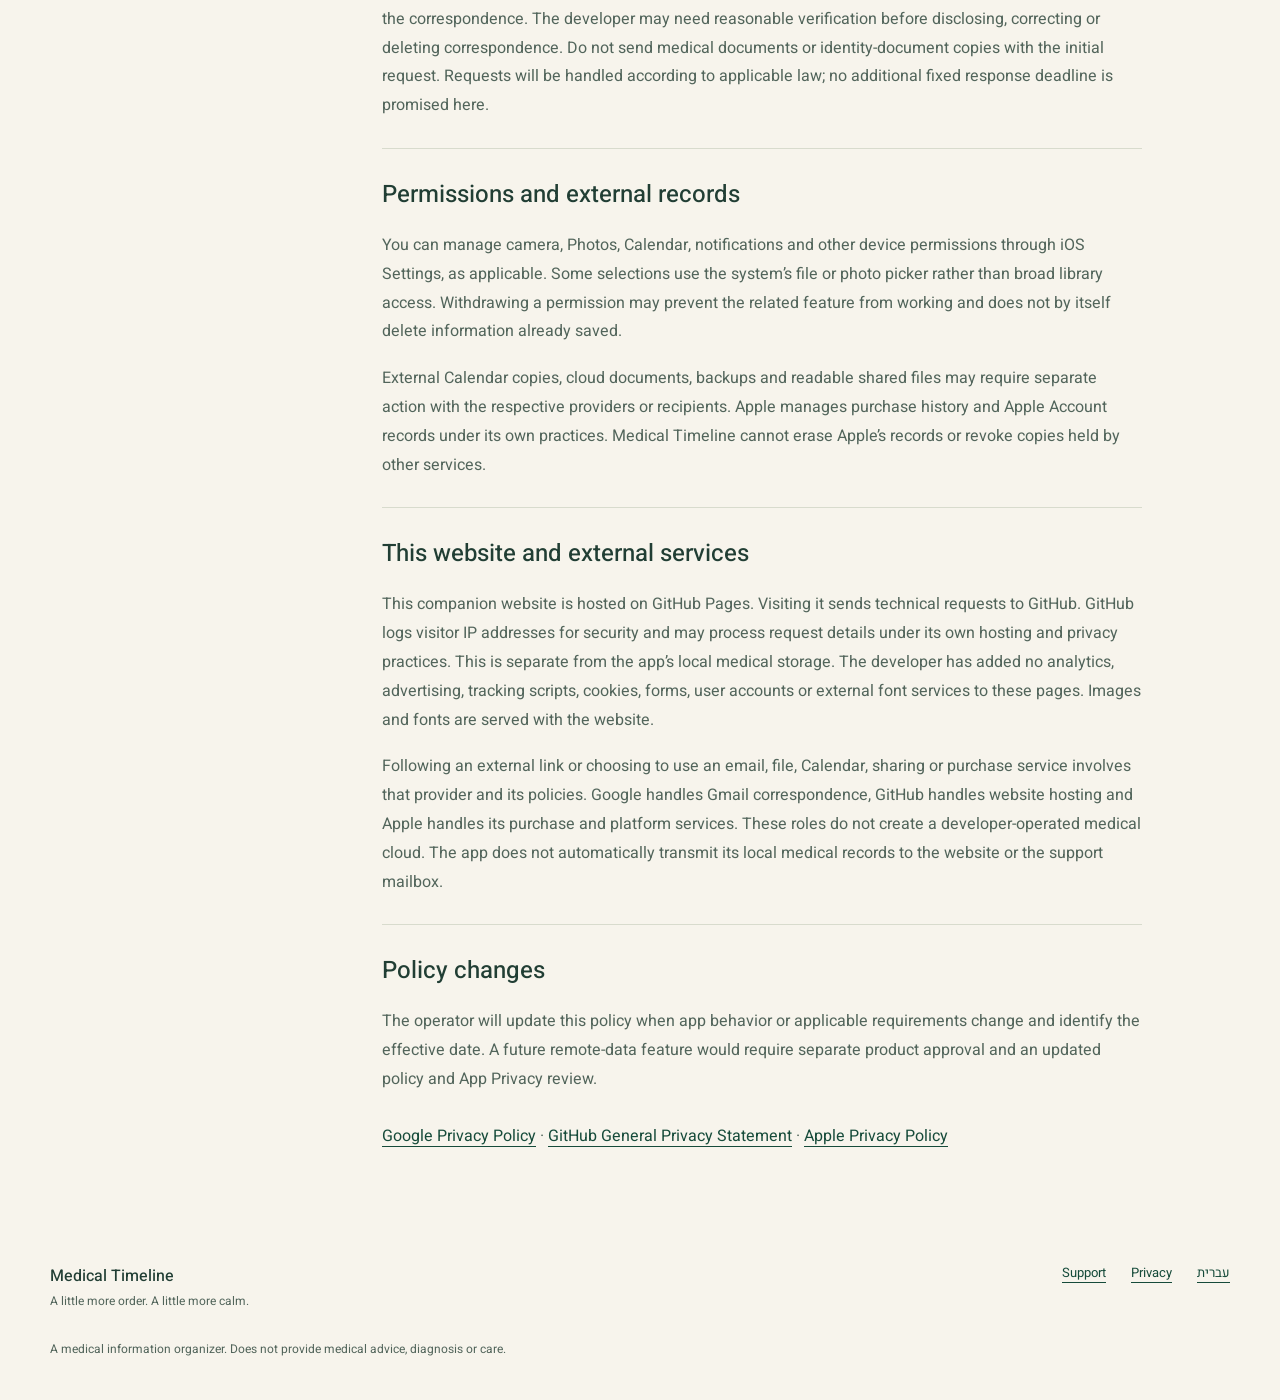
<file: privacy.html>
<!doctype html>
<html lang="en" dir="ltr">
<head>
<meta charset="utf-8">
<meta name="viewport" content="width=device-width, initial-scale=1">
<title>Privacy policy — Medical Timeline</title>
<meta name="description" content="Medical Timeline privacy policy: local medical data, manual backups, profile sharing, Apple purchases, support correspondence, privacy requests and website hosting.">
<meta name="theme-color" content="#f7f4ec">
<link rel="canonical" href="https://staroldur.github.io/medical-timeline-site/privacy.html">
<link rel="alternate" hreflang="en" href="https://staroldur.github.io/medical-timeline-site/privacy.html">
<link rel="alternate" hreflang="he" href="https://staroldur.github.io/medical-timeline-site/privacy-he.html">
<link rel="alternate" hreflang="x-default" href="https://staroldur.github.io/medical-timeline-site/privacy.html">
<link rel="icon" type="image/webp" href="assets/icon.webp">
<link rel="stylesheet" href="styles.css">
</head>
<body>
<a class="skip" href="#main">Skip to content</a>
<header class="wrap site-header"><a class="brand" href="index.html"><img src="assets/icon.webp" width="48" height="48" alt=""><span><bdi dir="ltr">Medical Timeline</bdi><small>Family Care</small></span></a>
<nav aria-label="Main navigation"><a href="index.html">Home</a><a href="support.html">Support</a><a href="privacy.html" aria-current="page">Privacy</a><a class="language" href="privacy-he.html" lang="he" dir="rtl">עברית</a>
</nav>
</header>
<main id="main">
<section class="wrap page-heading">
<p class="eyebrow">YOUR INFORMATION, EXPLAINED</p>
<h1>Privacy policy</h1>
<p class="intro">The full policy for the app and this website.</p>
<p class="policy-operator"><strong>Operator:</strong> Stas Stern — individual developer based in Israel</p>
<p class="policy-date"><strong>Effective date:</strong> <time datetime="2026-10-29">October 29, 2026</time></p>
<p class="policy-contact"><strong>Support and privacy contact:</strong> <a href="mailto:staroldur@gmail.com"><bdi dir="ltr">staroldur@gmail.com</bdi></a></p>
<a class="equivalent" href="privacy-he.html" lang="he" dir="rtl">למדיניות המלאה בעברית</a>
</section>
<div class="wrap document-layout">
<nav class="policy-nav" aria-label="On this page">
<h2>On this page</h2>
<a href="#policy-1">Information stored on your device</a>
<a href="#policy-2">Protection and its limits</a>
<a href="#policy-3">Manual backups and restoration</a>
<a href="#policy-4">Individual profiles and readable exports</a>
<a href="#policy-5">Local reminders and Calendar</a>
<a href="#policy-6">Apple-managed purchases</a>
<a href="#policy-7">Local retention and deletion</a>
<a href="#policy-8">Voluntary support correspondence</a>
<a href="#policy-9">Privacy rights and requests</a>
<a href="#policy-10">Permissions and external records</a>
<a href="#policy-11">This website and external services</a>
<a href="#policy-12">Policy changes</a>
</nav>
<div class="document policy">
<div id="policy-0">
<p>Medical Timeline (listed in Hebrew as <bdi dir="rtl" lang="he">מה קבעתי</bdi>) helps organize personal and family medical information. It does not verify, diagnose or interpret medical information, provide treatment recommendations or replace professional care. You choose whose information to enter. Make sure you have appropriate permission to record or share another person&#x27;s information, including a child&#x27;s information.</p>
</div>
<section id="policy-1">
<h2>Information stored on your device</h2>
<p>No account is required. The app stores names, optional birth dates and health coverage details, family relationships, profile photos, medical events, healthcare locations, doctors, notes, body-area labels, preparation tasks, documents, recognized text and reminder settings in its private local storage. Language and App Lock choices are local settings.</p>
<p>The developer operates no medical-data cloud, account server, advertising, analytics or tracking service in the app. The app does not automatically upload medical records to the developer. Apple purchases and external actions you choose are described separately below.</p>
<p>Choosing or taking a profile photo creates a local normalized copy. Manual scans, automatic scans and imported document images are saved as local PDFs. Imported PDFs keep their original bytes and may contain original metadata. The source photo or file stays under the control of Photos, Files or its provider. On-device text recognition uses Apple Vision to assist document search; supported languages and accuracy vary. It does not medically interpret the document.</p>
</section>
<section id="policy-2">
<h2>Protection and its limits</h2>
<p>On iOS the app uses private storage and device file protection. Sensitive app files are excluded from ordinary operating-system app backup. The app relies on operating-system file protection for its private database; it does not manage a separate database encryption key. Optional App Lock uses device-owner authentication, including device-passcode fallback; the app receives no biometric templates. Someone who knows your device passcode may authenticate. App-switcher previews are covered even when App Lock is off.</p>
<p>These protections do not guarantee absolute security, forensic erasure, protection on a compromised or unlocked device, or prevention of screenshots. Files and in-memory copies can remain temporarily after an interruption; cleanup may wait until a later successful app launch. External copies are outside App Lock&#x27;s control.</p>
</section>
<section id="policy-3">
<h2>Manual backups and restoration</h2>
<p>You can create a full .medtimeline backup and choose where to save or share it. Backups are manual; there is no automatic medical-data backup or sync. Creating or checking a backup does not mean it was saved outside this device. Exported backups and shared profiles are not password-protected by Medical Timeline. Their storage and protection depend on the destination you choose.</p>
<p>Full restoration replaces all current family and medical records in the app with the backup&#x27;s records. It retains the destination device&#x27;s local App Lock, onboarding and language choices. Reminder intentions are restored and reconciled locally; Calendar links and the old operating-system notification queue are not transferred. Existing Calendar copies or previously exported files are not removed by restoration. Purchase ownership is not part of a medical backup.</p>
<p>Device loss, damage or uninstalling the app can lose records unless you have saved an external backup. Ordinary OS app backup is not a substitute for the app&#x27;s manual backup.</p>
<p>Files from older pre-release versions cannot be opened by this version. Existing on-device records are preserved through the update and can be backed up again. Keep old backup files; the app does not automatically delete or convert them.</p>
</section>
<section id="policy-4">
<h2>Individual profiles and readable exports</h2>
<p>A shared profile is a .medtimeline file containing an independent copy of the chosen person&#x27;s records, Medical Profile conditions, documents and photo. It omits relatives, reminders and Calendar links. The recipient reviews and confirms import, which creates a new profile and does not overwrite an existing person or synchronize later edits. The receiving device chooses its own App Lock settings.</p>
<p>Readable medical-record export creates a PDF summary and original documents in a ZIP. Individual PDF sharing and printing are also explicit actions. These files are intended for reading and sharing outside the app and cannot be used for full restoration. Original documents may retain metadata. Select destinations and recipients carefully.</p>
<p>Files, Photos, AirDrop, mail, print and other destinations you choose may retrieve, store, transmit or synchronize information under their own policies, including cloud-backed providers. The app cannot revoke or delete their copies. The developer does not receive exports through an app backend.</p>
</section>
<section id="policy-5">
<h2>Local reminders and Calendar</h2>
<p>Reminders are scheduled locally. Notification titles and bodies are generic; the operating system receives schedules and opaque record identifiers, not medical titles or document text. Notifications depend on permissions and device settings. Only a bounded set of upcoming reminders is queued; opening the app reconciles later reminders. They are not guaranteed delivery or a substitute for care arrangements.</p>
<p>Calendar export happens only when you choose it. It creates a generic appointment or preparation title with a date/time. Calendar access lets the app inspect, update or delete a linked copy when requested; unrelated events are not imported into medical records. Calendar accounts may synchronize through their providers. Deleting a person, restoring a backup or removing a local link does not necessarily delete the external Calendar event.</p>
</section>
<section id="policy-6">
<h2>Apple-managed purchases</h2>
<p>Full Unlock is an optional one-time non-consumable purchase handled by Apple. StoreKit communicates with Apple for product pricing, purchase processing and verified purchase restoration. Connectivity and Apple Account authentication may be required. The app does not receive payment-card details or send medical profiles, records or documents with purchase requests. There is no developer purchase server or purchase analytics SDK. Apple handles its services under its own privacy practices. Full backup and restore remain free. Existing records remain accessible independently of purchase status.</p>
</section>
<section id="policy-7">
<h2>Local retention and deletion</h2>
<p>Local records remain until you edit or delete them, replace them with a full restore, or remove the app. Deleting a person removes their owned records and documents. Deleting an event keeps its documents as standalone documents. Unreferenced and staging files are cleaned after use or at a later successful launch; failed IO or interruptions may delay cleanup. Deletion does not promise secure erasure. External files, source Photos/Files assets, Calendar copies and provider backups must be managed separately with those services.</p>
</section>
<section id="policy-8">
<h2>Voluntary support correspondence</h2>
<p>Contact Stas Stern at <a href="mailto:staroldur@gmail.com">staroldur@gmail.com</a> for app support or privacy questions. Contacting support is optional and is not required to use the app. No support email is sent automatically. The app’s contact action opens your email application with the app version in the subject, an empty body and no medical attachments; you decide whether to send. Website email links also open your chosen email application.</p>
<p>The developer receives the correspondence you voluntarily send, which may include your sender address, subject, message content and any attachments you choose to include. It is used to answer questions, investigate technical problems, follow up on your inquiry and handle privacy requests. You do not have to provide medical information to receive technical support; without enough non-sensitive details, it may not be possible to investigate a particular problem. Please do not send medical information, patient names, medical documents, family photos, or private backups. If you nevertheless include sensitive information, it may be received as part of your email; this does not create a developer-operated medical-data server.</p>
<p>The support mailbox is a Gmail address operated through Google’s email services. On the developer’s side, mailbox access is limited to Stas Stern. Google, your own email provider and other providers involved in delivering email may process and store correspondence under their own policies. Their processing may take place outside your country, including outside Israel. The app does not automatically send medical records to Google or any other email provider.</p>
<p>Support correspondence is retained only as reasonably necessary to handle the inquiry, related follow-up and applicable obligations. There is no fixed automatic deletion period. You may request deletion of your correspondence at <a href="mailto:staroldur@gmail.com">staroldur@gmail.com</a>. Deletion may be limited by applicable obligations and email-provider retention or backups; permanent erasure of all provider copies cannot be guaranteed.</p>
</section>
<section id="policy-9">
<h2>Privacy rights and requests</h2>
<p>Stas Stern is an individual developer based in Israel. The app is intended for English-speaking international customers and Hebrew-speaking users in Israel. Availability in particular countries depends on App Store Connect settings; availability everywhere is not promised. Applicable privacy rights may vary by jurisdiction. This policy does not limit rights provided by applicable law.</p>
<p>Local medical data: the developer has no remote copy or account system through which to retrieve, correct or delete your on-device records. Use the app to review, edit or delete local information, or remove the app from the device. Manage backups saved elsewhere, source documents and previously shared copies separately with the storage providers or recipients you selected. Sending an email request does not remotely delete local records or those external copies.</p>
<p>Support correspondence: for questions or requests concerning personal information in support messages, email <a href="mailto:staroldur@gmail.com">staroldur@gmail.com</a>. You may request access to, correction of or deletion of that information where provided by applicable law. Describe the request and, where possible, send it from the address used for the correspondence. The developer may need reasonable verification before disclosing, correcting or deleting correspondence. Do not send medical documents or identity-document copies with the initial request. Requests will be handled according to applicable law; no additional fixed response deadline is promised here.</p>
</section>
<section id="policy-10">
<h2>Permissions and external records</h2>
<p>You can manage camera, Photos, Calendar, notifications and other device permissions through iOS Settings, as applicable. Some selections use the system’s file or photo picker rather than broad library access. Withdrawing a permission may prevent the related feature from working and does not by itself delete information already saved.</p>
<p>External Calendar copies, cloud documents, backups and readable shared files may require separate action with the respective providers or recipients. Apple manages purchase history and Apple Account records under its own practices. Medical Timeline cannot erase Apple’s records or revoke copies held by other services.</p>
</section>
<section id="policy-11">
<h2>This website and external services</h2>
<p>This companion website is hosted on GitHub Pages. Visiting it sends technical requests to GitHub. GitHub logs visitor IP addresses for security and may process request details under its own hosting and privacy practices. This is separate from the app’s local medical storage. The developer has added no analytics, advertising, tracking scripts, cookies, forms, user accounts or external font services to these pages. Images and fonts are served with the website.</p>
<p>Following an external link or choosing to use an email, file, Calendar, sharing or purchase service involves that provider and its policies. Google handles Gmail correspondence, GitHub handles website hosting and Apple handles its purchase and platform services. These roles do not create a developer-operated medical cloud. The app does not automatically transmit its local medical records to the website or the support mailbox.</p>
</section>
<section id="policy-12">
<h2>Policy changes</h2>
<p>The operator will update this policy when app behavior or applicable requirements change and identify the effective date. A future remote-data feature would require separate product approval and an updated policy and App Privacy review.</p>
</section>
<p class="provider-links"><a href="https://policies.google.com/privacy">Google Privacy Policy</a> · <a href="https://docs.github.com/en/site-policy/privacy-policies/github-general-privacy-statement">GitHub General Privacy Statement</a> · <a href="https://www.apple.com/legal/privacy/">Apple Privacy Policy</a></p>
</div>
</div>
</main>
<footer class="wrap site-footer">
<div><strong><bdi dir="ltr">Medical Timeline</bdi></strong>
<p>A little more order. A little more calm.</p>
</div>
<div><a href="support.html">Support</a><a href="privacy.html">Privacy</a><a href="privacy-he.html" lang="he" dir="auto">עברית</a>
</div>
<p class="fine">A medical information organizer. Does not provide medical advice, diagnosis or care.</p>
</footer>
</body></html>
</file>
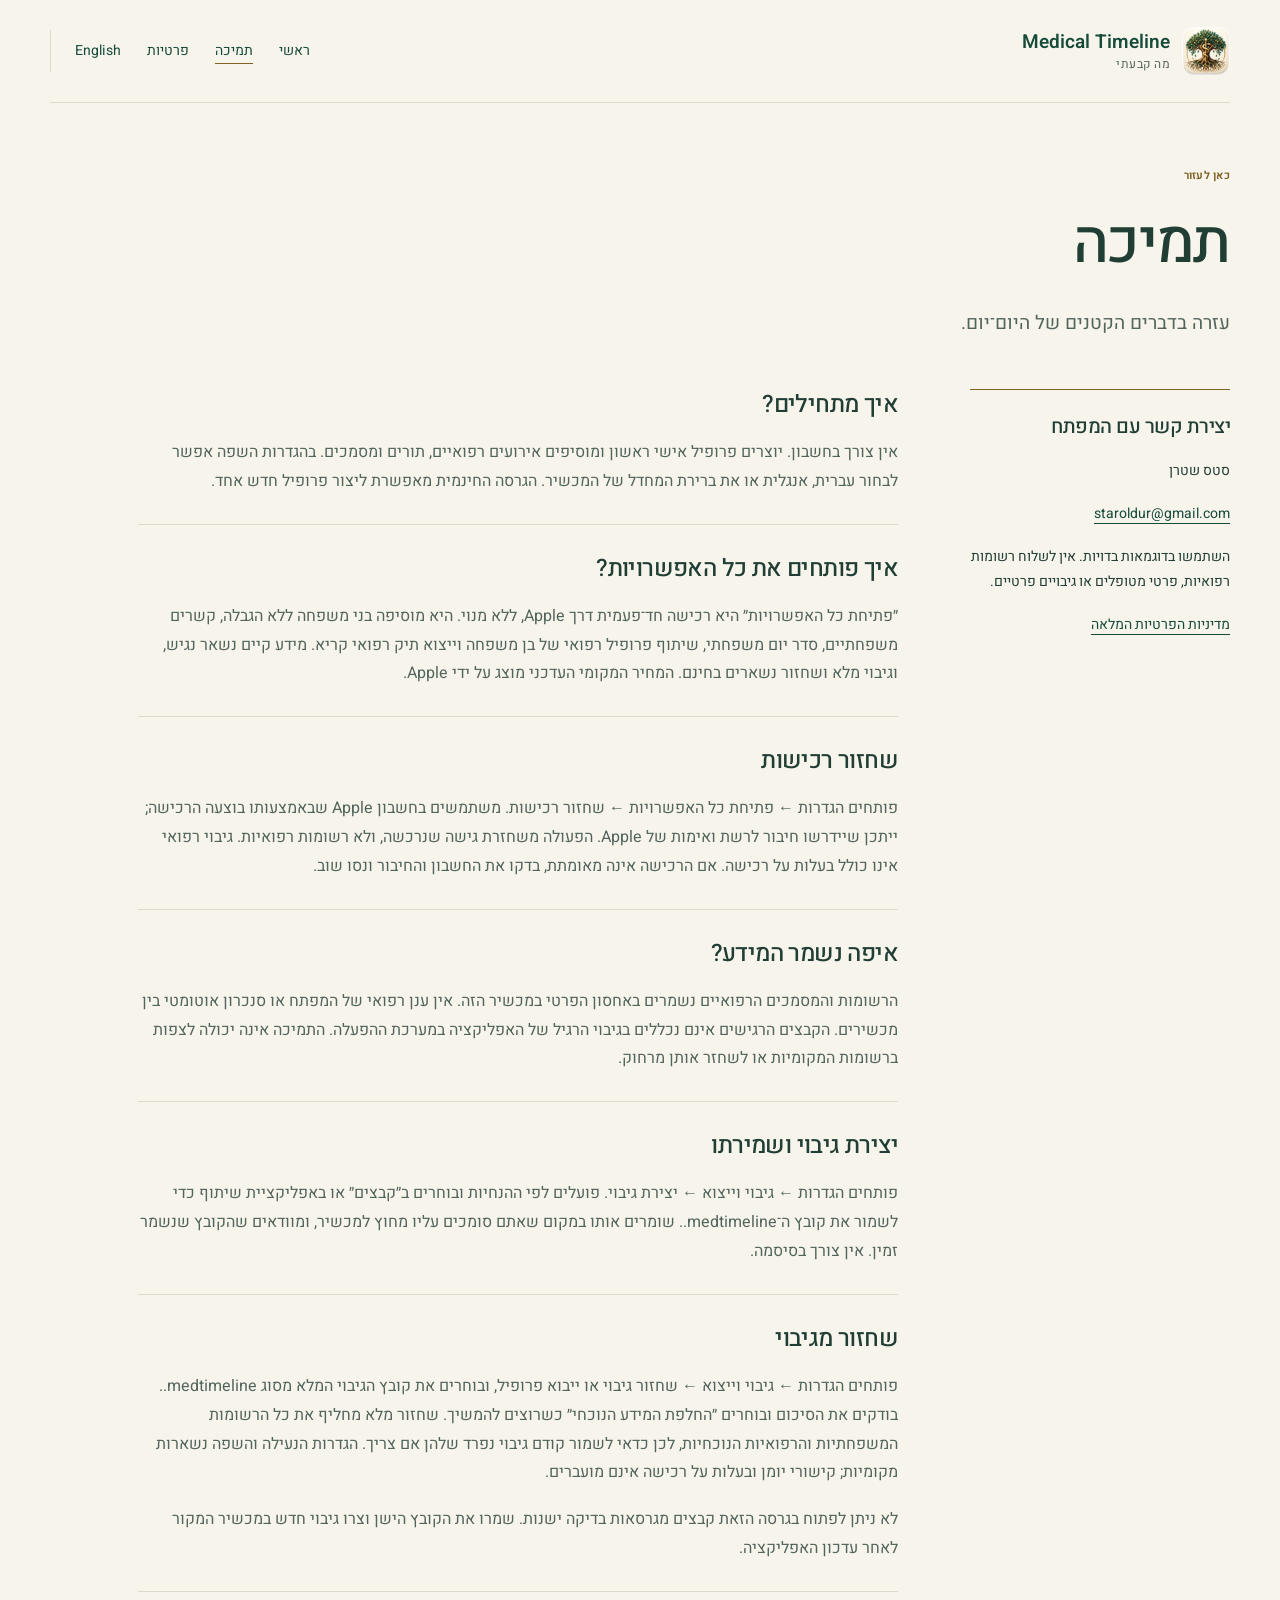
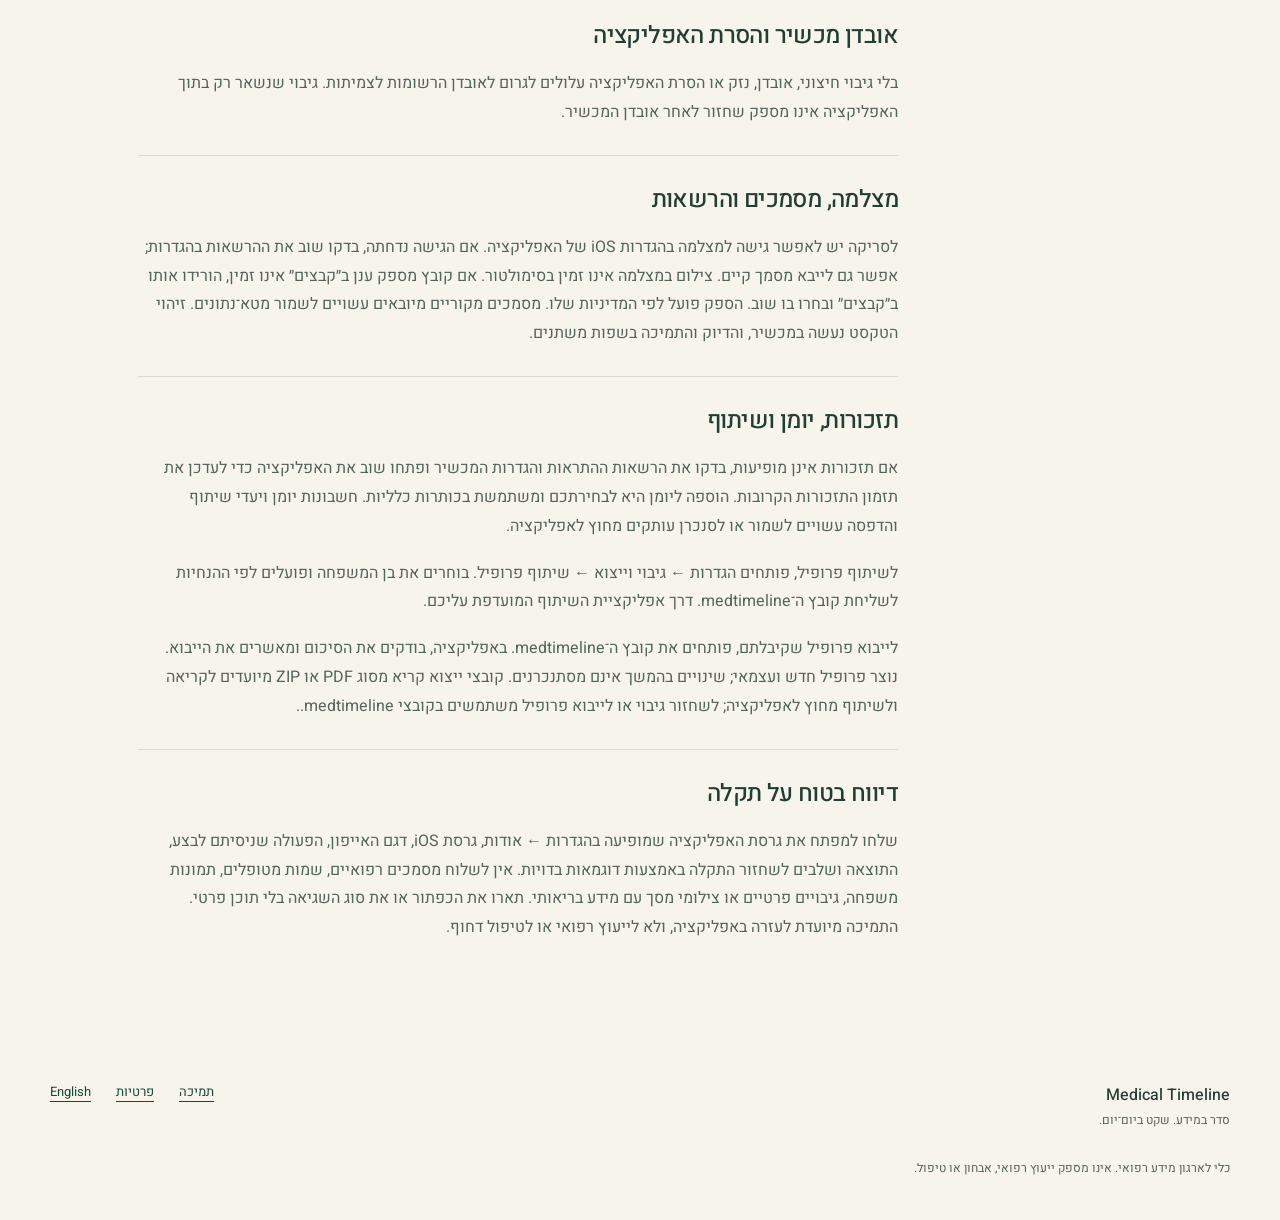
<file: support-he.html>
<!doctype html>
<html lang="he" dir="rtl">
<head>
<meta charset="utf-8">
<meta name="viewport" content="width=device-width, initial-scale=1">
<title>תמיכה — מה קבעתי</title>
<meta name="description" content="עזרה בהגדרה ראשונית, רכישות, שחזור רכישות, אחסון מקומי, גיבוי ושחזור, שיתוף פרופילים ותמיכה טכנית.">
<meta name="theme-color" content="#f7f4ec">

<link rel="canonical" href="https://staroldur.github.io/medical-timeline-site/support-he.html">
<link rel="alternate" hreflang="en" href="https://staroldur.github.io/medical-timeline-site/support.html">
<link rel="alternate" hreflang="he" href="https://staroldur.github.io/medical-timeline-site/support-he.html">
<link rel="alternate" hreflang="x-default" href="https://staroldur.github.io/medical-timeline-site/support.html">
<link rel="icon" type="image/webp" href="assets/icon.webp">
<link rel="stylesheet" href="styles.css">
</head>
<body>
<a class="skip" href="#main">דילוג לתוכן</a>
<header class="wrap site-header"><a class="brand" href="he.html"><img src="assets/icon.webp" width="48" height="48" alt=""><span><bdi dir="ltr">Medical Timeline</bdi><small>מה קבעתי</small></span></a>
<nav aria-label="ניווט ראשי"><a href="he.html">ראשי</a><a href="support-he.html" aria-current="page">תמיכה</a><a href="privacy-he.html">פרטיות</a><a class="language" href="support.html" lang="en" dir="ltr">English</a>
</nav>
</header>
<main id="main">
<section class="wrap page-heading">
<p class="eyebrow">כאן לעזור</p>
<h1>תמיכה</h1>
<p class="intro">עזרה בדברים הקטנים של היום־יום.</p>
</section>
<div class="wrap document-layout">
<aside class="contact-panel">
<h2>יצירת קשר עם המפתח</h2>
<p>סטס שטרן</p><a href="mailto:staroldur@gmail.com"><bdi dir="ltr">staroldur@gmail.com</bdi></a>
<p>השתמשו בדוגמאות בדויות. אין לשלוח רשומות רפואיות, פרטי מטופלים או גיבויים פרטיים.</p><a href="privacy-he.html">מדיניות הפרטיות המלאה</a>
</aside>
<div class="document">
<section>
<h2>איך מתחילים?</h2>
<p>אין צורך בחשבון. יוצרים פרופיל אישי ראשון ומוסיפים אירועים רפואיים, תורים ומסמכים. בהגדרות השפה אפשר לבחור עברית, אנגלית או את ברירת המחדל של המכשיר. הגרסה החינמית מאפשרת ליצור פרופיל חדש אחד.</p>
</section>
<section>
<h2>איך פותחים את כל האפשרויות?</h2>
<p>״פתיחת כל האפשרויות״ היא רכישה חד־פעמית דרך <bdi dir="ltr" lang="en">Apple</bdi>, ללא מנוי. היא מוסיפה בני משפחה ללא הגבלה, קשרים משפחתיים, סדר יום משפחתי, שיתוף פרופיל רפואי של בן משפחה וייצוא תיק רפואי קריא. מידע קיים נשאר נגיש, וגיבוי מלא ושחזור נשארים בחינם. המחיר המקומי העדכני מוצג על ידי <bdi dir="ltr" lang="en">Apple</bdi>.</p>
</section>
<section>
<h2>שחזור רכישות</h2>
<p>פותחים הגדרות ← פתיחת כל האפשרויות ← שחזור רכישות. משתמשים בחשבון <bdi dir="ltr" lang="en">Apple</bdi> שבאמצעותו בוצעה הרכישה; ייתכן שיידרשו חיבור לרשת ואימות של <bdi dir="ltr" lang="en">Apple</bdi>. הפעולה משחזרת גישה שנרכשה, ולא רשומות רפואיות. גיבוי רפואי אינו כולל בעלות על רכישה. אם הרכישה אינה מאומתת, בדקו את החשבון והחיבור ונסו שוב.</p>
</section>
<section>
<h2>איפה נשמר המידע?</h2>
<p>הרשומות והמסמכים הרפואיים נשמרים באחסון הפרטי במכשיר הזה. אין ענן רפואי של המפתח או סנכרון אוטומטי בין מכשירים. הקבצים הרגישים אינם נכללים בגיבוי הרגיל של האפליקציה במערכת ההפעלה. התמיכה אינה יכולה לצפות ברשומות המקומיות או לשחזר אותן מרחוק.</p>
</section>
<section>
<h2>יצירת גיבוי ושמירתו</h2>
<p>פותחים הגדרות ← גיבוי וייצוא ← יצירת גיבוי. פועלים לפי ההנחיות ובוחרים ב״קבצים״ או באפליקציית שיתוף כדי לשמור את קובץ ה־<bdi dir="ltr" lang="en">.medtimeline</bdi>. שומרים אותו במקום שאתם סומכים עליו מחוץ למכשיר, ומוודאים שהקובץ שנשמר זמין. אין צורך בסיסמה.</p>
</section>
<section>
<h2>שחזור מגיבוי</h2>
<p>פותחים הגדרות ← גיבוי וייצוא ← שחזור גיבוי או ייבוא פרופיל, ובוחרים את קובץ הגיבוי המלא מסוג <bdi dir="ltr" lang="en">.medtimeline</bdi>. בודקים את הסיכום ובוחרים ״החלפת המידע הנוכחי״ כשרוצים להמשיך. שחזור מלא מחליף את כל הרשומות המשפחתיות והרפואיות הנוכחיות, לכן כדאי לשמור קודם גיבוי נפרד שלהן אם צריך. הגדרות הנעילה והשפה נשארות מקומיות; קישורי יומן ובעלות על רכישה אינם מועברים.</p>
<p>לא ניתן לפתוח בגרסה הזאת קבצים מגרסאות בדיקה ישנות. שמרו את הקובץ הישן וצרו גיבוי חדש במכשיר המקור לאחר עדכון האפליקציה.</p>
</section>
<section>
<h2>אובדן מכשיר והסרת האפליקציה</h2>
<p>בלי גיבוי חיצוני, אובדן, נזק או הסרת האפליקציה עלולים לגרום לאובדן הרשומות לצמיתות. גיבוי שנשאר רק בתוך האפליקציה אינו מספק שחזור לאחר אובדן המכשיר.</p>
</section>
<section>
<h2>מצלמה, מסמכים והרשאות</h2>
<p>לסריקה יש לאפשר גישה למצלמה בהגדרות <bdi dir="ltr" lang="en">iOS</bdi> של האפליקציה. אם הגישה נדחתה, בדקו שוב את ההרשאות בהגדרות; אפשר גם לייבא מסמך קיים. צילום במצלמה אינו זמין בסימולטור. אם קובץ מספק ענן ב״קבצים״ אינו זמין, הורידו אותו ב״קבצים״ ובחרו בו שוב. הספק פועל לפי המדיניות שלו. מסמכים מקוריים מיובאים עשויים לשמור מטא־נתונים. זיהוי הטקסט נעשה במכשיר, והדיוק והתמיכה בשפות משתנים.</p>
</section>
<section>
<h2>תזכורות, יומן ושיתוף</h2>
<p>אם תזכורות אינן מופיעות, בדקו את הרשאות ההתראות והגדרות המכשיר ופתחו שוב את האפליקציה כדי לעדכן את תזמון התזכורות הקרובות. הוספה ליומן היא לבחירתכם ומשתמשת בכותרות כלליות. חשבונות יומן ויעדי שיתוף והדפסה עשויים לשמור או לסנכרן עותקים מחוץ לאפליקציה.</p>
<p>לשיתוף פרופיל, פותחים הגדרות ← גיבוי וייצוא ← שיתוף פרופיל. בוחרים את בן המשפחה ופועלים לפי ההנחיות לשליחת קובץ ה־<bdi dir="ltr" lang="en">.medtimeline</bdi> דרך אפליקציית השיתוף המועדפת עליכם.</p>
<p>לייבוא פרופיל שקיבלתם, פותחים את קובץ ה־<bdi dir="ltr" lang="en">.medtimeline</bdi> באפליקציה, בודקים את הסיכום ומאשרים את הייבוא. נוצר פרופיל חדש ועצמאי; שינויים בהמשך אינם מסתנכרנים. קובצי ייצוא קריא מסוג <bdi dir="ltr" lang="en">PDF</bdi> או <bdi dir="ltr" lang="en">ZIP</bdi> מיועדים לקריאה ולשיתוף מחוץ לאפליקציה; לשחזור גיבוי או לייבוא פרופיל משתמשים בקובצי <bdi dir="ltr" lang="en">.medtimeline</bdi>.</p>
</section>
<section>
<h2>דיווח בטוח על תקלה</h2>
<p>שלחו למפתח את גרסת האפליקציה שמופיעה בהגדרות ← אודות, גרסת <bdi dir="ltr" lang="en">iOS</bdi>, דגם האייפון, הפעולה שניסיתם לבצע, התוצאה ושלבים לשחזור התקלה באמצעות דוגמאות בדויות. אין לשלוח מסמכים רפואיים, שמות מטופלים, תמונות משפחה, גיבויים פרטיים או צילומי מסך עם מידע בריאותי. תארו את הכפתור או את סוג השגיאה בלי תוכן פרטי. התמיכה מיועדת לעזרה באפליקציה, ולא לייעוץ רפואי או לטיפול דחוף.</p>
</section>
</div>
</div>
</main>
<footer class="wrap site-footer">
<div><strong><bdi dir="ltr">Medical Timeline</bdi></strong>
<p>סדר במידע. שקט ביום־יום.</p>
</div>
<div><a href="support-he.html">תמיכה</a><a href="privacy-he.html">פרטיות</a><a href="support.html" lang="en" dir="auto">English</a>
</div>
<p class="fine">כלי לארגון מידע רפואי. אינו מספק ייעוץ רפואי, אבחון או טיפול.</p>
</footer>
</body></html>
</file>
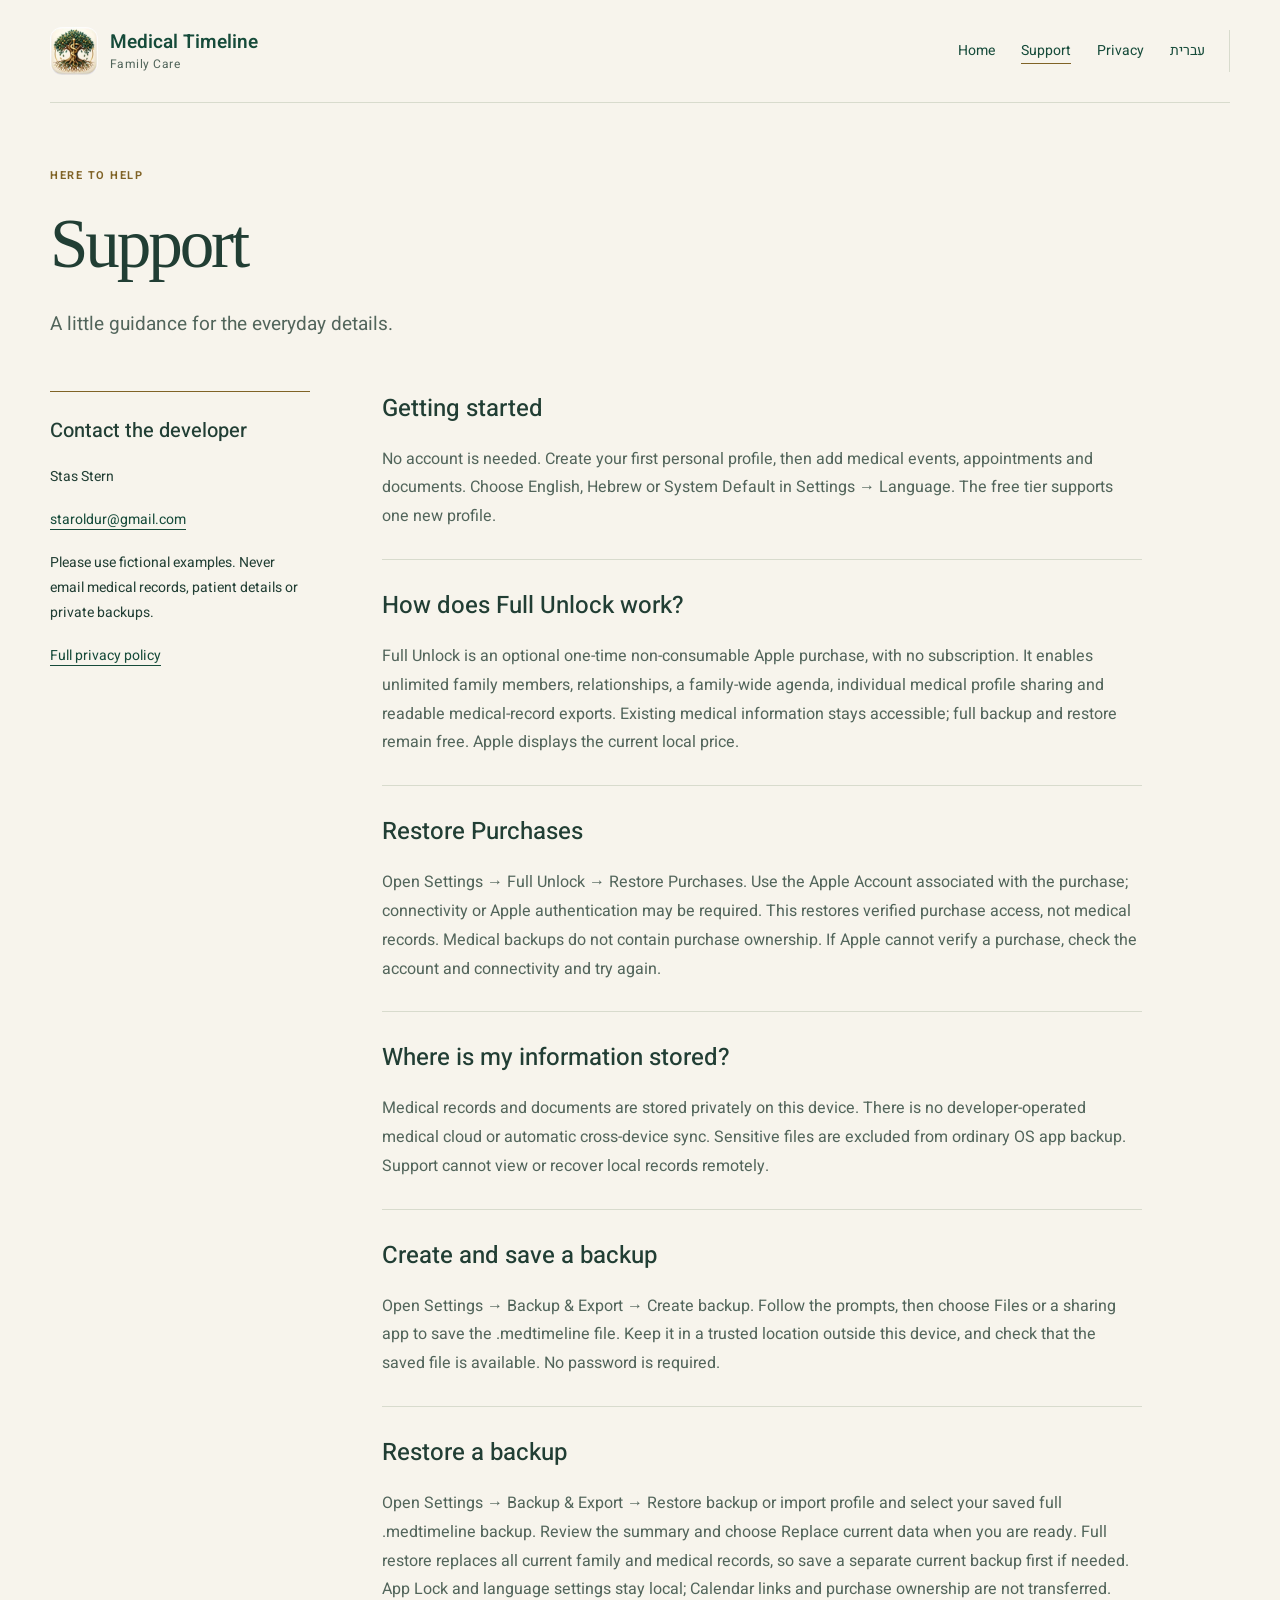
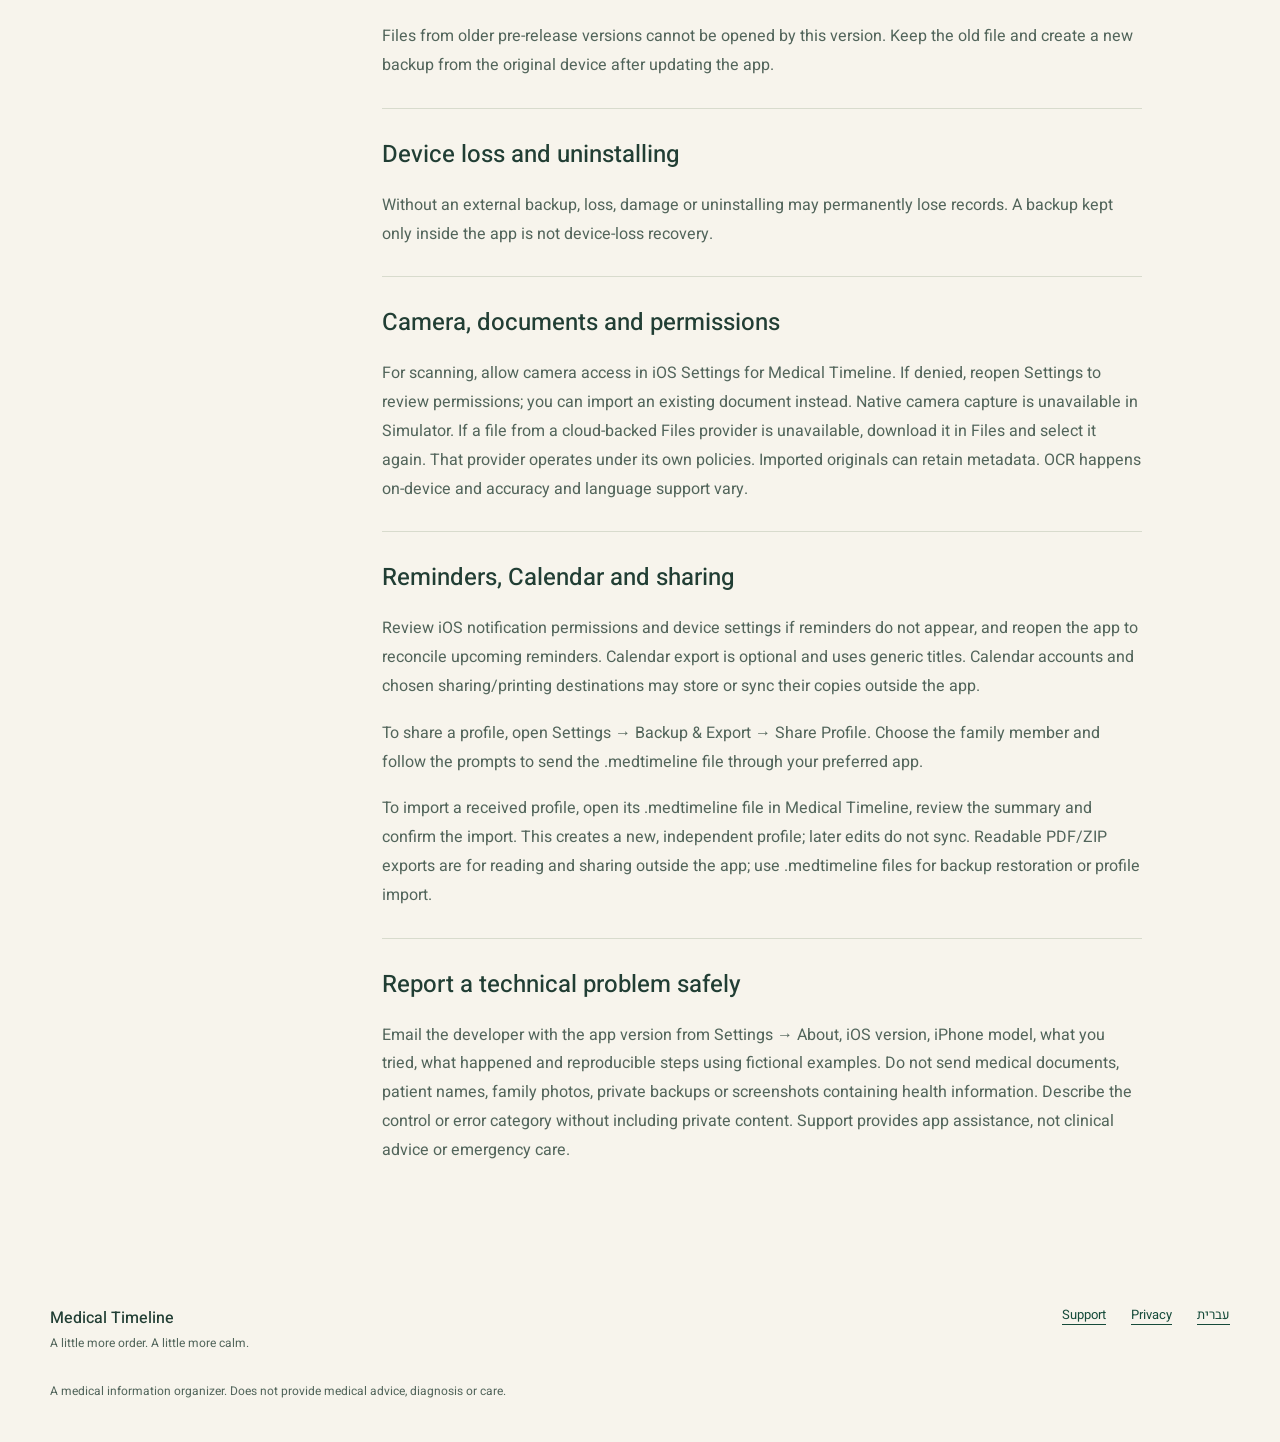
<file: support.html>
<!doctype html>
<html lang="en" dir="ltr">
<head>
<meta charset="utf-8">
<meta name="viewport" content="width=device-width, initial-scale=1">
<title>Support — Medical Timeline</title>
<meta name="description" content="Help with setup, Full Unlock, Restore Purchases, local storage, simple backup and restore, profile sharing and technical support.">
<meta name="theme-color" content="#f7f4ec">

<link rel="canonical" href="https://staroldur.github.io/medical-timeline-site/support.html">
<link rel="alternate" hreflang="en" href="https://staroldur.github.io/medical-timeline-site/support.html">
<link rel="alternate" hreflang="he" href="https://staroldur.github.io/medical-timeline-site/support-he.html">
<link rel="alternate" hreflang="x-default" href="https://staroldur.github.io/medical-timeline-site/support.html">
<link rel="icon" type="image/webp" href="assets/icon.webp">
<link rel="stylesheet" href="styles.css">
</head>
<body>
<a class="skip" href="#main">Skip to content</a>
<header class="wrap site-header"><a class="brand" href="index.html"><img src="assets/icon.webp" width="48" height="48" alt=""><span><bdi dir="ltr">Medical Timeline</bdi><small>Family Care</small></span></a>
<nav aria-label="Main navigation"><a href="index.html">Home</a><a href="support.html" aria-current="page">Support</a><a href="privacy.html">Privacy</a><a class="language" href="support-he.html" lang="he" dir="rtl">עברית</a>
</nav>
</header>
<main id="main">
<section class="wrap page-heading">
<p class="eyebrow">HERE TO HELP</p>
<h1>Support</h1>
<p class="intro">A little guidance for the everyday details.</p>
</section>
<div class="wrap document-layout">
<aside class="contact-panel">
<h2>Contact the developer</h2>
<p>Stas Stern</p><a href="mailto:staroldur@gmail.com"><bdi dir="ltr">staroldur@gmail.com</bdi></a>
<p>Please use fictional examples. Never email medical records, patient details or private backups.</p><a href="privacy.html">Full privacy policy</a>
</aside>
<div class="document">
<section>
<h2>Getting started</h2>
<p>No account is needed. Create your first personal profile, then add medical events, appointments and documents. Choose English, Hebrew or System Default in Settings → Language. The free tier supports one new profile.</p>
</section>
<section>
<h2>How does Full Unlock work?</h2>
<p>Full Unlock is an optional one-time non-consumable Apple purchase, with no subscription. It enables unlimited family members, relationships, a family-wide agenda, individual medical profile sharing and readable medical-record exports. Existing medical information stays accessible; full backup and restore remain free. Apple displays the current local price.</p>
</section>
<section>
<h2>Restore Purchases</h2>
<p>Open Settings → Full Unlock → Restore Purchases. Use the Apple Account associated with the purchase; connectivity or Apple authentication may be required. This restores verified purchase access, not medical records. Medical backups do not contain purchase ownership. If Apple cannot verify a purchase, check the account and connectivity and try again.</p>
</section>
<section>
<h2>Where is my information stored?</h2>
<p>Medical records and documents are stored privately on this device. There is no developer-operated medical cloud or automatic cross-device sync. Sensitive files are excluded from ordinary OS app backup. Support cannot view or recover local records remotely.</p>
</section>
<section>
<h2>Create and save a backup</h2>
<p>Open Settings → Backup &amp; Export → Create backup. Follow the prompts, then choose Files or a sharing app to save the .medtimeline file. Keep it in a trusted location outside this device, and check that the saved file is available. No password is required.</p>
</section>
<section>
<h2>Restore a backup</h2>
<p>Open Settings → Backup &amp; Export → Restore backup or import profile and select your saved full .medtimeline backup. Review the summary and choose Replace current data when you are ready. Full restore replaces all current family and medical records, so save a separate current backup first if needed. App Lock and language settings stay local; Calendar links and purchase ownership are not transferred.</p>
<p>Files from older pre-release versions cannot be opened by this version. Keep the old file and create a new backup from the original device after updating the app.</p>
</section>
<section>
<h2>Device loss and uninstalling</h2>
<p>Without an external backup, loss, damage or uninstalling may permanently lose records. A backup kept only inside the app is not device-loss recovery.</p>
</section>
<section>
<h2>Camera, documents and permissions</h2>
<p>For scanning, allow camera access in iOS Settings for Medical Timeline. If denied, reopen Settings to review permissions; you can import an existing document instead. Native camera capture is unavailable in Simulator. If a file from a cloud-backed Files provider is unavailable, download it in Files and select it again. That provider operates under its own policies. Imported originals can retain metadata. OCR happens on-device and accuracy and language support vary.</p>
</section>
<section>
<h2>Reminders, Calendar and sharing</h2>
<p>Review iOS notification permissions and device settings if reminders do not appear, and reopen the app to reconcile upcoming reminders. Calendar export is optional and uses generic titles. Calendar accounts and chosen sharing/printing destinations may store or sync their copies outside the app.</p>
<p>To share a profile, open Settings → Backup &amp; Export → Share Profile. Choose the family member and follow the prompts to send the .medtimeline file through your preferred app.</p>
<p>To import a received profile, open its .medtimeline file in Medical Timeline, review the summary and confirm the import. This creates a new, independent profile; later edits do not sync. Readable PDF/ZIP exports are for reading and sharing outside the app; use .medtimeline files for backup restoration or profile import.</p>
</section>
<section>
<h2>Report a technical problem safely</h2>
<p>Email the developer with the app version from Settings → About, iOS version, iPhone model, what you tried, what happened and reproducible steps using fictional examples. Do not send medical documents, patient names, family photos, private backups or screenshots containing health information. Describe the control or error category without including private content. Support provides app assistance, not clinical advice or emergency care.</p>
</section>
</div>
</div>
</main>
<footer class="wrap site-footer">
<div><strong><bdi dir="ltr">Medical Timeline</bdi></strong>
<p>A little more order. A little more calm.</p>
</div>
<div><a href="support.html">Support</a><a href="privacy.html">Privacy</a><a href="support-he.html" lang="he" dir="auto">עברית</a>
</div>
<p class="fine">A medical information organizer. Does not provide medical advice, diagnosis or care.</p>
</footer>
</body></html>
</file>
<file: styles.css>
@font-face {
  font-family:Heebo;
  src:url('assets/Heebo.ttf') format('truetype');
  font-weight:100 900;
  font-display:swap}

:root {
  color-scheme:light;
  --ivory:#f7f4ec;
  --paper:#fffdf7;
  --ink:#213e34;
  --green:#164b3a;
  --muted:#52655b;
  --gold:#806326;
  --line:#d8dbcd;
  --tint:#eceee3;
  --radius:24px;
  --space:clamp(64px,8vw,112px)}

* {
  box-sizing:border-box}
html {
  scroll-padding-top:24px}
body {
  margin:0;
  background:var(--ivory);
  color:var(--ink);
  font:400 17px/1.8 Heebo,Arial,sans-serif}
a {
  color:var(--green);
  text-underline-offset:5px;
  text-decoration-thickness:1px}
a:hover {
  text-decoration-thickness:2px}
a:focus-visible {
  outline:3px solid var(--gold);
  outline-offset:5px;
  border-radius:3px}
img {
  max-width:100%;
  height:auto;
  display:block}
h1,h2,h3,p,figure {
  margin:0}
h1,h2,h3 {
  line-height:1.14;
  font-weight:500;
  text-wrap:balance}
h1,h2 {
  font-family:Georgia,'Times New Roman',serif;
  letter-spacing:-.045em}
h1 {
  font-size:clamp(48px,5.4vw,78px)}
h2 {
  font-size:clamp(36px,3.5vw,50px)}
h3 {
  font-size:24px;
  font-weight:550}
p+p {
  margin-top:18px}
ul {
  padding-inline-start:24px}
li+li {
  margin-top:9px}
.wrap {
  width:min(1180px,calc(100% - 72px));
  margin-inline:auto}
.skip {
  position:absolute;
  inset-inline-start:20px;
  top:-100px;
  background:var(--paper);
  padding:12px;
  z-index:10}
.skip:focus {
  top:12px}
.site-header {
  display:flex;
  justify-content:space-between;
  align-items:center;
  gap:24px;
  padding-block:27px;
  border-bottom:1px solid var(--line)}
.brand {
  display:flex;
  gap:12px;
  align-items:center;
  text-decoration:none;
  font-size:19px;
  font-weight:600;
  line-height:1.35}
.brand img {
  border-radius:12px}
.brand small {
  display:block;
  color:var(--muted);
  font-size:12px;
  font-weight:400;
  letter-spacing:.04em}
.site-header nav {
  display:flex;
  flex-wrap:wrap;
  align-items:center;
  gap:26px;
  font-size:14px}
.site-header nav a {
  text-decoration:none;
  padding-block:8px}
.site-header nav a[aria-current] {
  text-decoration:underline;
  text-decoration-color:var(--gold);
  text-underline-offset:8px}
.site-header .language {
  border-inline-start:1px solid var(--line);
  padding-inline-start:24px}
.hero {
  display:grid;
  grid-template-columns:1.1fr 1fr;
  gap:44px;
  align-items:center;
  padding-block:72px 80px}
.hero-copy {
  position:relative}
.eyebrow {
  font-size:11px;
  letter-spacing:.14em;
  font-weight:650;
  color:var(--gold);
  line-height:1.6;
  margin-bottom:20px}
.product-name {
  font-size:15px;
  color:var(--muted);
  margin-block:0 12px}
.hero h1 {
  margin-bottom:25px}
.intro {
  font-size:19px;
  line-height:1.85;
  color:var(--muted);
  max-width:580px}
.subtitle {
  font-size:13px;
  color:var(--muted);
  margin-top:18px}
.hero-actions {
  display:flex;
  align-items:center;
  gap:22px;
  flex-wrap:wrap;
  margin-block:28px 16px}
.hero-actions>a {
  font-size:14px}
.coming,.button {
  display:inline-block;
  padding:14px 22px;
  border-radius:10px;
  background:var(--green);
  color:var(--paper);
  font-size:14px;
  font-weight:500;
  text-decoration:none}
.coming {
  background:var(--tint);
  color:var(--green);
  border:1px solid var(--line)}
.fine {
  font-size:12px;
  line-height:1.8;
  color:var(--muted)}
.hero-art {
  position:relative;
  text-align:center;
  padding:14px}
.art-ring {
  position:relative;
  padding:14px;
  border:1px solid #c7c9b5;
  border-radius:50%;
  background:radial-gradient(ellipse,#e6e8da 0,transparent 70%)}
.art-ring:before {
  content:'';
  position:absolute;
  inset:-15px;
  border:1px solid #e4dfcf;
  border-radius:50%;
  pointer-events:none}
.art-ring img {
  border-radius:23%;
  mix-blend-mode:multiply}
.hero-art figcaption {
  font-size:10px;
  letter-spacing:.22em;
  color:var(--gold);
  margin-top:30px}
.principles {
  background:var(--tint);
  border-block:1px solid var(--line);
  padding-block:25px}
.principles>.wrap {
  display:flex;
  justify-content:space-between;
  align-items:center;
  gap:18px}
.principles p {
  font-family:Georgia,serif;
  font-size:24px;
  line-height:1.4}
.principles span {
  font-size:12px;
  color:var(--muted)}
.section {
  padding-block:var(--space)}
.section-head {
  max-width:690px;
  margin-bottom:48px}
.section-head h2 {
  margin-bottom:20px}
.section-head>p:last-child {
  color:var(--muted)}
.features {
  display:grid;
  grid-template-columns:repeat(3,minmax(0,1fr));
  gap:42px}
.feature {
  border-top:1px solid var(--line);
  padding-top:25px}
.feature .eyebrow {
  margin-bottom:20px}
.feature h3 {
  margin-bottom:20px;
  max-width:270px}
.feature>p:last-child {
  font-size:15px;
  color:var(--muted)}
.privacy-band {
  background:var(--green);
  color:var(--paper);
  padding-block:var(--space);
  position:relative;
  overflow:hidden}
.privacy-band:before {
  content:'';
  position:absolute;
  width:480px;
  height:480px;
  border:1px solid #4a705d;
  border-radius:50%;
  inset-inline-start:-280px;
  top:-200px;
  pointer-events:none}
.split {
  display:grid;
  grid-template-columns:1fr 1fr;
  gap:80px;
  position:relative}
.privacy-band .eyebrow {
  color:#d9c68e}
.privacy-band p:not(.eyebrow) {
  color:#e5eadd;
  font-size:16px}
.privacy-band a {
  color:#e5ce95;
  display:inline-block;
  margin-top:24px}
.purchase-grid {
  display:grid;
  grid-template-columns:1fr 1fr;
  border:1px solid var(--line);
  border-radius:var(--radius);
  overflow:hidden}
.purchase-grid article {
  padding:42px}
.purchase-grid h3 {
  font-size:28px;
  margin-bottom:24px}
.free {
  background:var(--paper)}
.free>p:last-child {
  color:var(--muted);
  font-size:16px}
.unlock {
  background:var(--tint);
  border-inline-start:1px solid var(--line)}
.unlock li {
  font-size:16px}
.unlock .fine {
  margin-top:24px}
.help-strip {
  border-block:1px solid var(--line);
  display:flex;
  justify-content:space-between;
  align-items:center;
  gap:30px;
  padding-block:40px;
  margin-bottom:64px}
.help-strip h2 {
  font-size:32px;
  margin-bottom:12px}
.help-strip p {
  font-size:15px;
  color:var(--muted)}
.site-footer {
  display:flex;
  flex-wrap:wrap;
  justify-content:space-between;
  align-items:start;
  gap:26px;
  padding-block:30px 40px}
.site-footer strong {
  font-size:16px;
  font-weight:500}
.site-footer p {
  font-size:12px;
  color:var(--muted)}
.site-footer>div+div {
  display:flex;
  gap:25px;
  font-size:13px}
.site-footer>.fine {
  width:100%}
.page-heading {
  padding-block:64px 48px}
.page-heading h1 {
  margin-bottom:24px}
.equivalent {
  display:inline-block;
  margin-top:20px}
.draft-notice {
  max-width:880px;
  border-inline-start:3px solid var(--gold);
  padding:18px 22px;
  background:#eee7d6;
  font-size:14px;
  color:#4c4329}
.document-layout {
  display:grid;
  grid-template-columns:260px minmax(0,1fr);
  gap:72px;
  padding-bottom:80px}
.contact-panel,.policy-nav {
  align-self:start;
  border-top:1px solid var(--gold);
  padding-top:24px;
  font-size:14px;
  overflow-wrap:anywhere}
.contact-panel h2,.policy-nav h2 {
  font-family:Heebo,Arial,sans-serif;
  font-size:20px;
  letter-spacing:0;
  line-height:1.5;
  margin-bottom:18px}
.contact-panel p {
  margin-bottom:18px}
.contact-panel>a {
  display:inline-block;
  margin-bottom:18px}
.policy-nav a {
  display:block;
  padding-block:6px;
  font-size:13px}
.document {
  max-width:760px;
  min-width:0;
  overflow-wrap:anywhere}
.document section {
  padding-block:28px;
  border-top:1px solid var(--line)}
.document section:first-child {
  padding-top:0;
  border-top:0}
.document h2 {
  font-family:Heebo,Arial,sans-serif;
  font-size:24px;
  letter-spacing:0;
  line-height:1.5;
  margin-bottom:18px}
.document p {
  font-size:16px;
  color:var(--muted)}
.document strong {
  color:var(--ink)}
[dir=rtl] h1,[dir=rtl] h2,[dir=rtl] .principles p {
  font-family:Heebo,Arial,sans-serif;
  letter-spacing:-.025em}
[dir=rtl] h1 {
  font-size:clamp(42px,4.7vw,65px);
  line-height:1.28}
[dir=rtl] h2 {
  line-height:1.3}
[dir=rtl] .eyebrow {
  letter-spacing:.025em}
bdi {
  unicode-bidi:isolate}

@media(min-width:1450px) {
  .hero {
  padding-block:96px}
}

@media(max-width:1000px) {
  .hero {
  gap:24px}
.hero-art {
  padding:12px}
.hero-actions {
  gap:16px}
.site-header nav {
  gap:18px}
.features {
  gap:26px}
.split {
  gap:40px}
.principles>.wrap {
  flex-direction:column;
  text-align:center;
  gap:10px}
.document-layout {
  grid-template-columns:220px minmax(0,1fr);
  gap:35px}
}

@media(max-width:760px) {
  .wrap {
  width:calc(100% - 40px)}
.site-header {
  flex-wrap:wrap;
  gap:18px;
  padding-block:20px}
.site-header nav {
  width:100%;
  justify-content:space-between;
  gap:12px;
  font-size:13px}
.site-header .language {
  padding-inline-start:16px}
.hero {
  grid-template-columns:1fr;
  padding-block:45px 50px;
  gap:44px}
.hero-copy {
  max-width:600px}
.hero-art {
  max-width:400px;
  width:80%;
  margin-inline:auto}
.hero h1 {
  font-size:clamp(48px,8vw,65px)}
[dir=rtl] .hero h1 {
  font-size:clamp(42px,7.8vw,58px)}
.intro {
  font-size:17px}
.hero-art figcaption {
  margin-top:24px}
.principles p {
  font-size:22px}
.features {
  grid-template-columns:1fr;
  gap:30px}
.feature h3 {
  max-width:none}
.feature p {
  max-width:580px}
.split,.purchase-grid {
  grid-template-columns:1fr}
.split {
  gap:30px}
.unlock {
  border-inline-start:0;
  border-top:1px solid var(--line)}
.purchase-grid article {
  padding:30px}
.help-strip {
  align-items:start;
  flex-direction:column;
  gap:24px}
.document-layout {
  grid-template-columns:1fr;
  gap:40px}
.policy-nav {
  column-count:2;
  column-gap:24px}
.policy-nav h2 {
  column-span:all}
.policy-nav a {
  break-inside:avoid}
.contact-panel {
  max-width:480px}
.page-heading {
  padding-block:44px 36px}
.draft-notice {
  padding:16px}
.site-footer {
  gap:22px}
.eyebrow {
  margin-bottom:16px}
}

@media(max-width:360px) {
  .wrap {
  width:calc(100% - 32px)}
.hero h1 {
  font-size:45px}
[dir=rtl] .hero h1 {
  font-size:39px}
.brand {
  font-size:18px}
.coming {
  padding:12px 16px}
.purchase-grid article {
  padding:24px}
.policy-nav {
  column-count:1}
}

@media(prefers-reduced-motion:reduce) {
  *,*:before,*:after {
  scroll-behavior:auto!important;
  animation:none!important;
  transition:none!important}
}

@media print {
  body {
  background:white;
  color:#111;
  font:11pt/1.6 Arial,sans-serif}
.site-header,.site-footer,.skip,.policy-nav,.contact-panel {
  display:none}
.wrap {
  width:100%}
.page-heading {
  padding-block:0 20px}
.page-heading h1 {
  font-size:28pt}
.document-layout {
  display:block;
  padding:0}
.document {
  max-width:none}
.document p {
  font-size:11pt;
  color:#111}
.document h2 {
  font-size:15pt;
  break-after:avoid}
.document section {
  padding-block:16px}
.draft-notice {
  border:1px solid #555;
  background:none}
.document a {
  color:#111}
a[href^='https://']:after {
  content:' (' attr(href) ')';
  font-size:9pt;
  overflow-wrap:anywhere}
}
</file>
